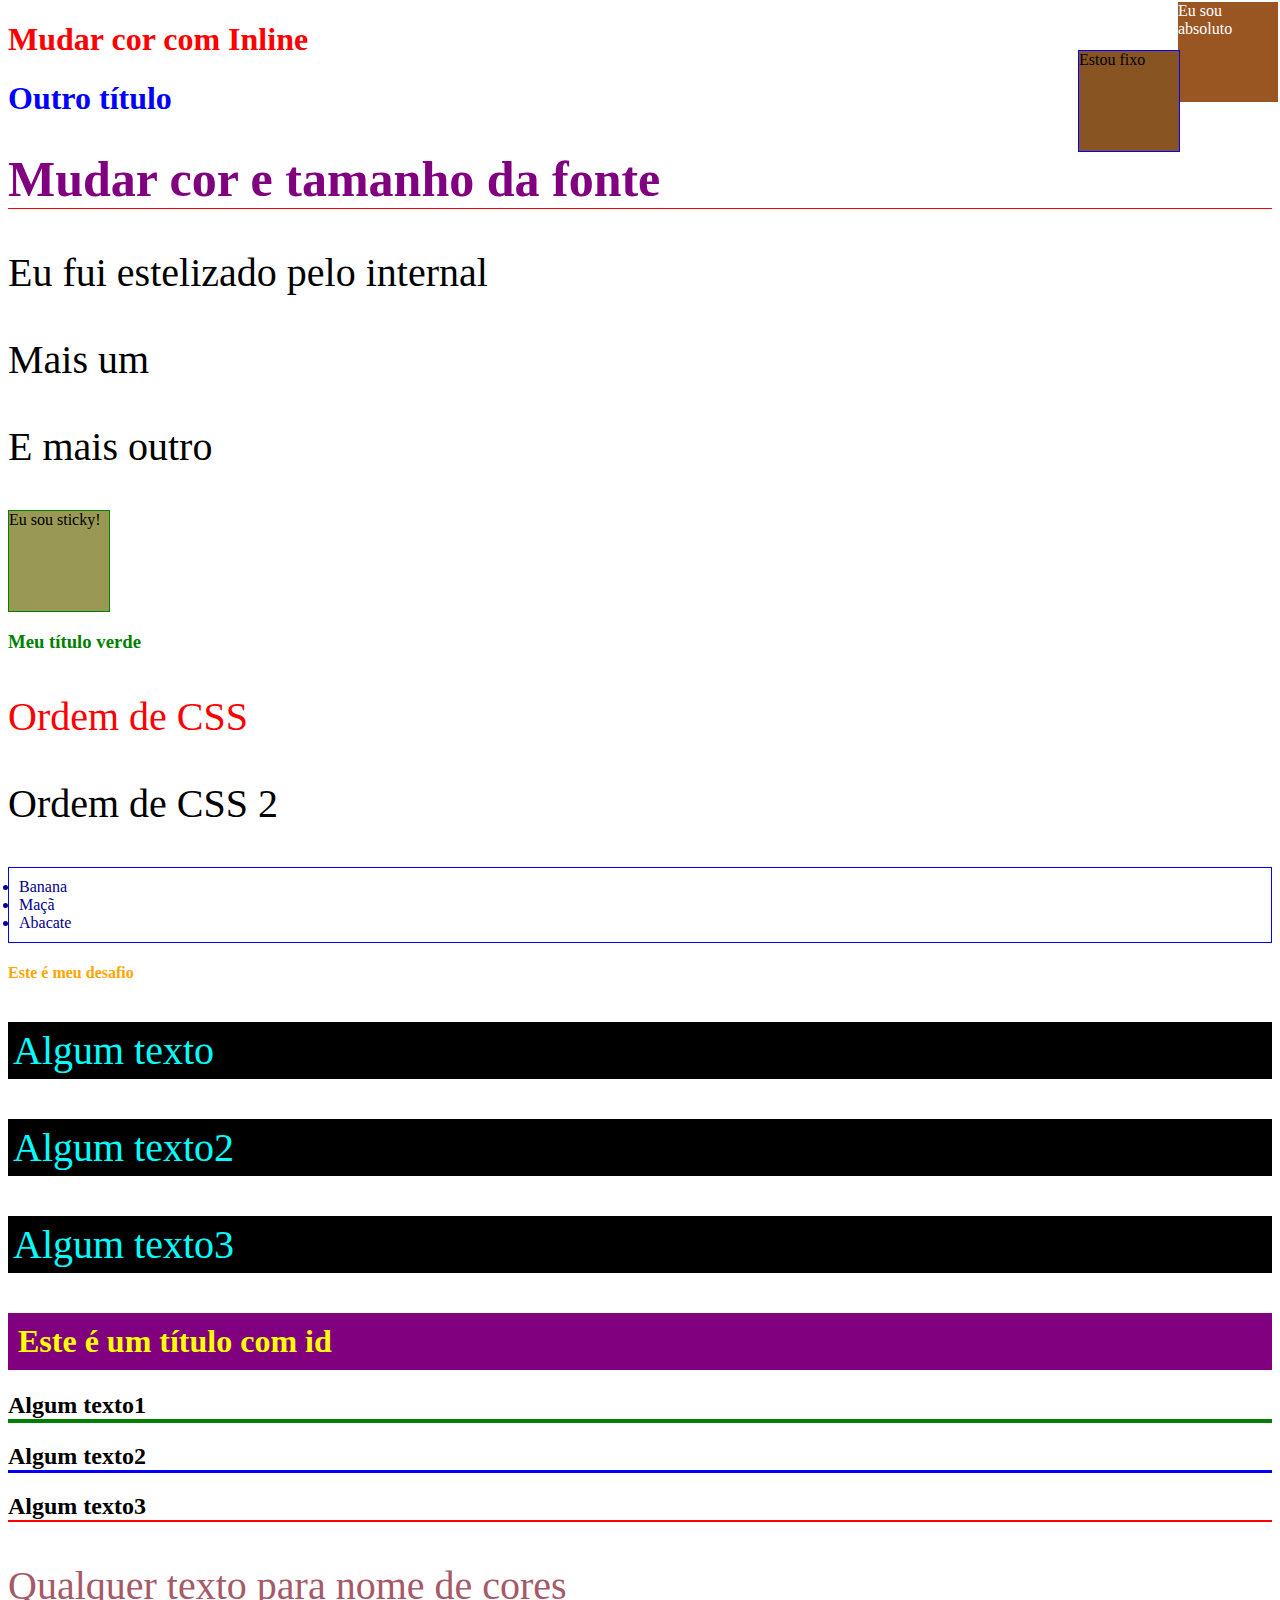
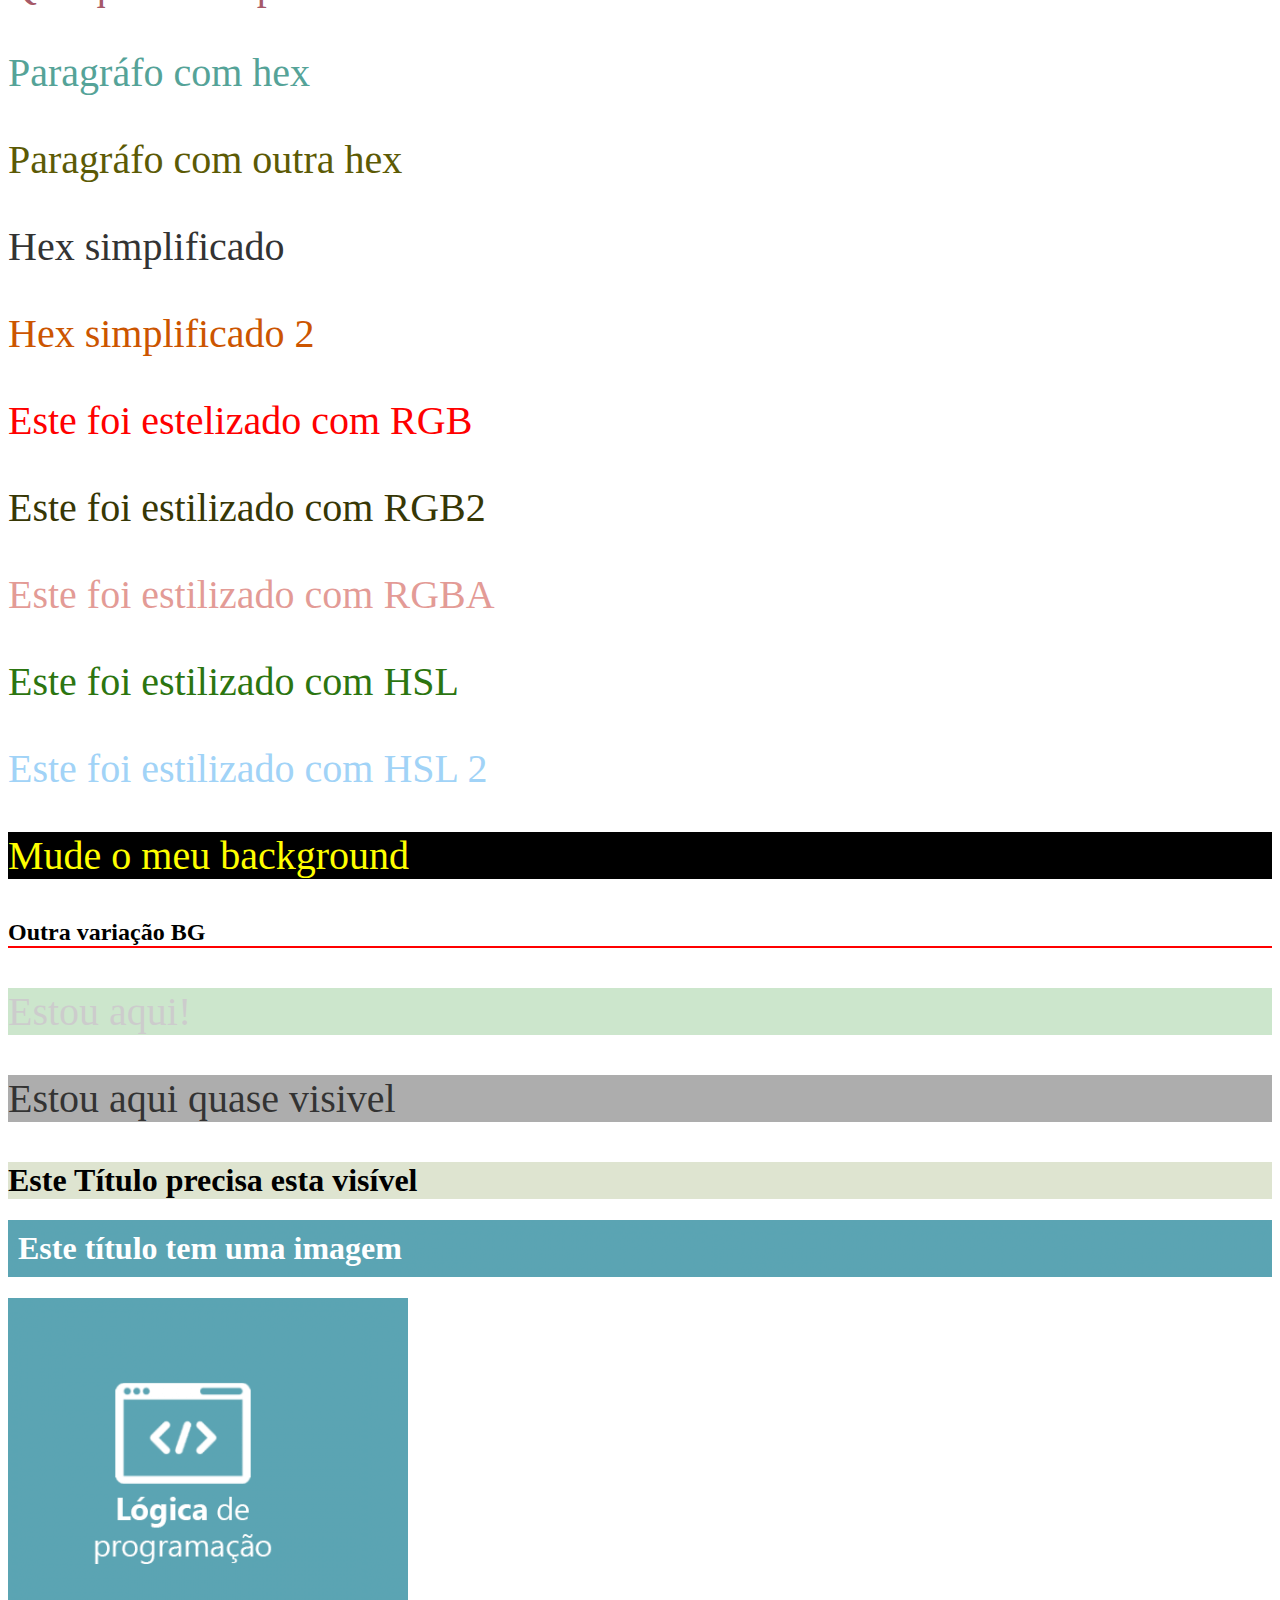
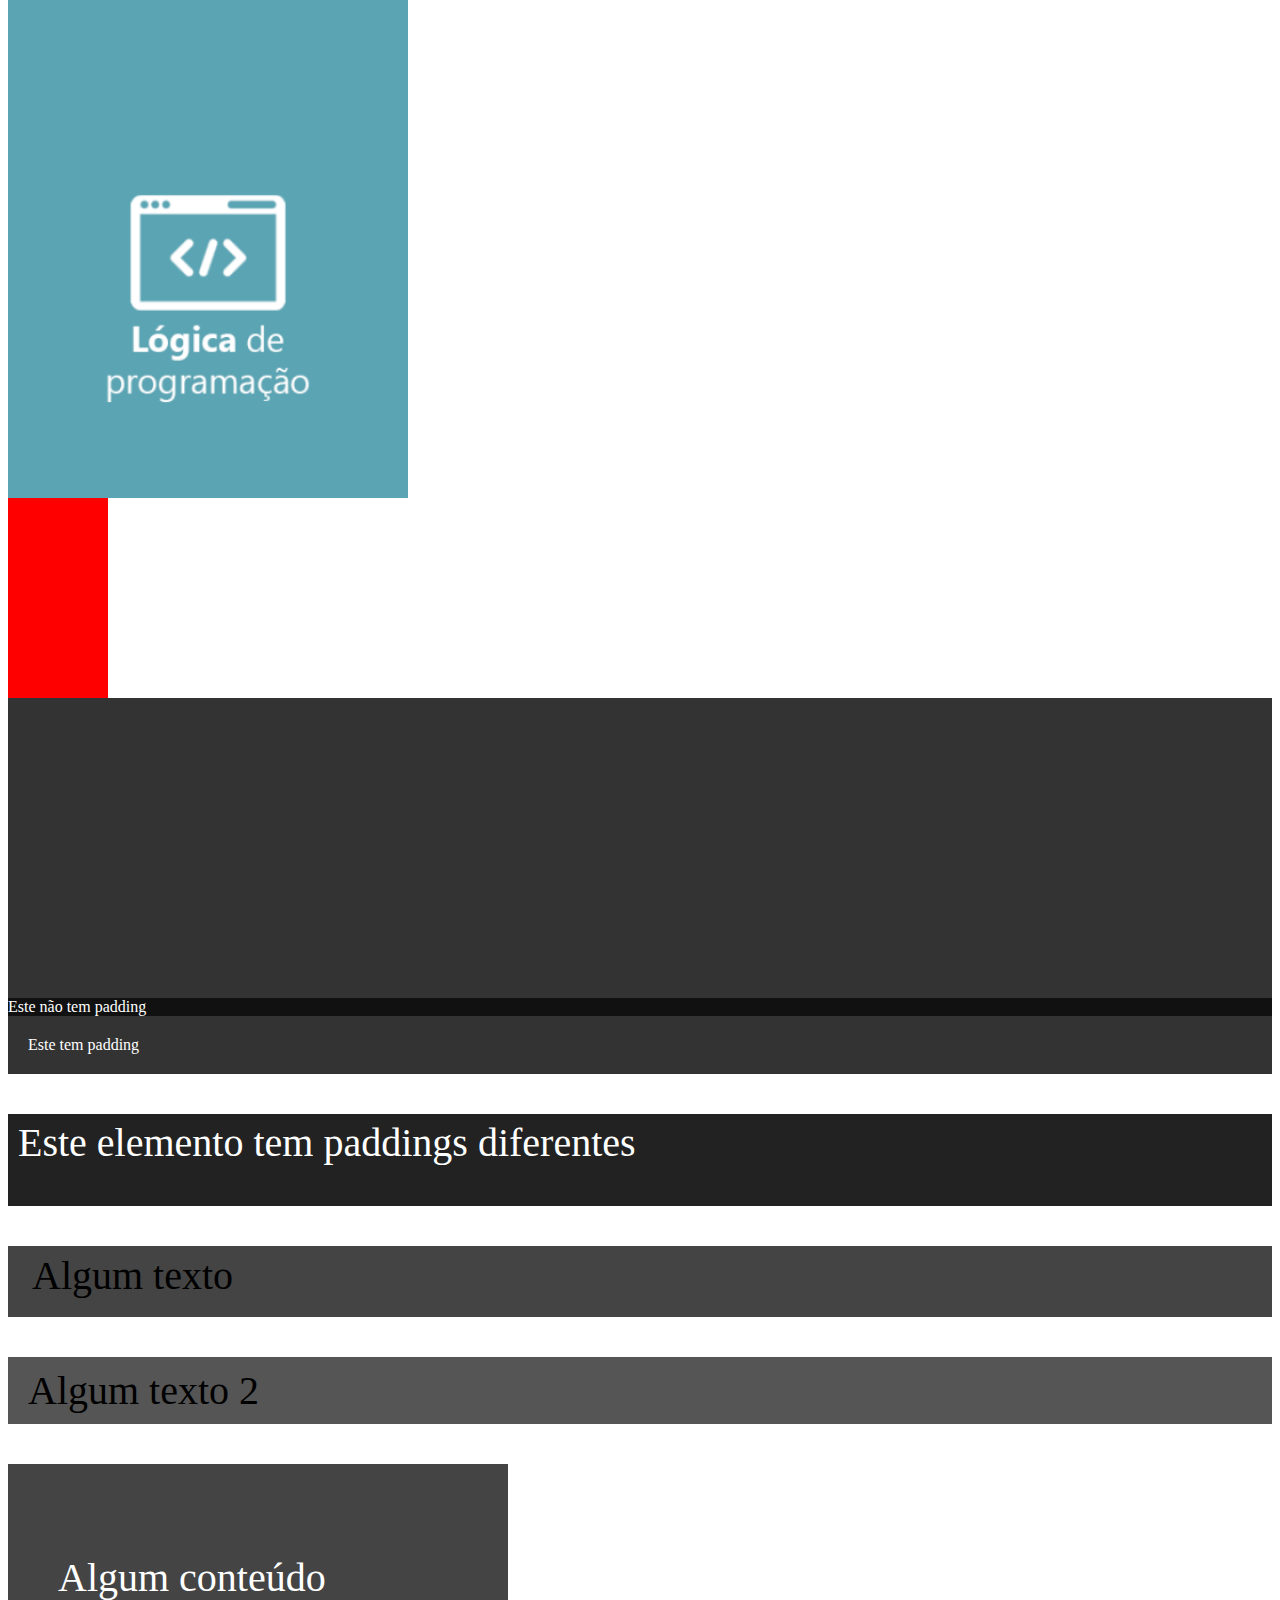
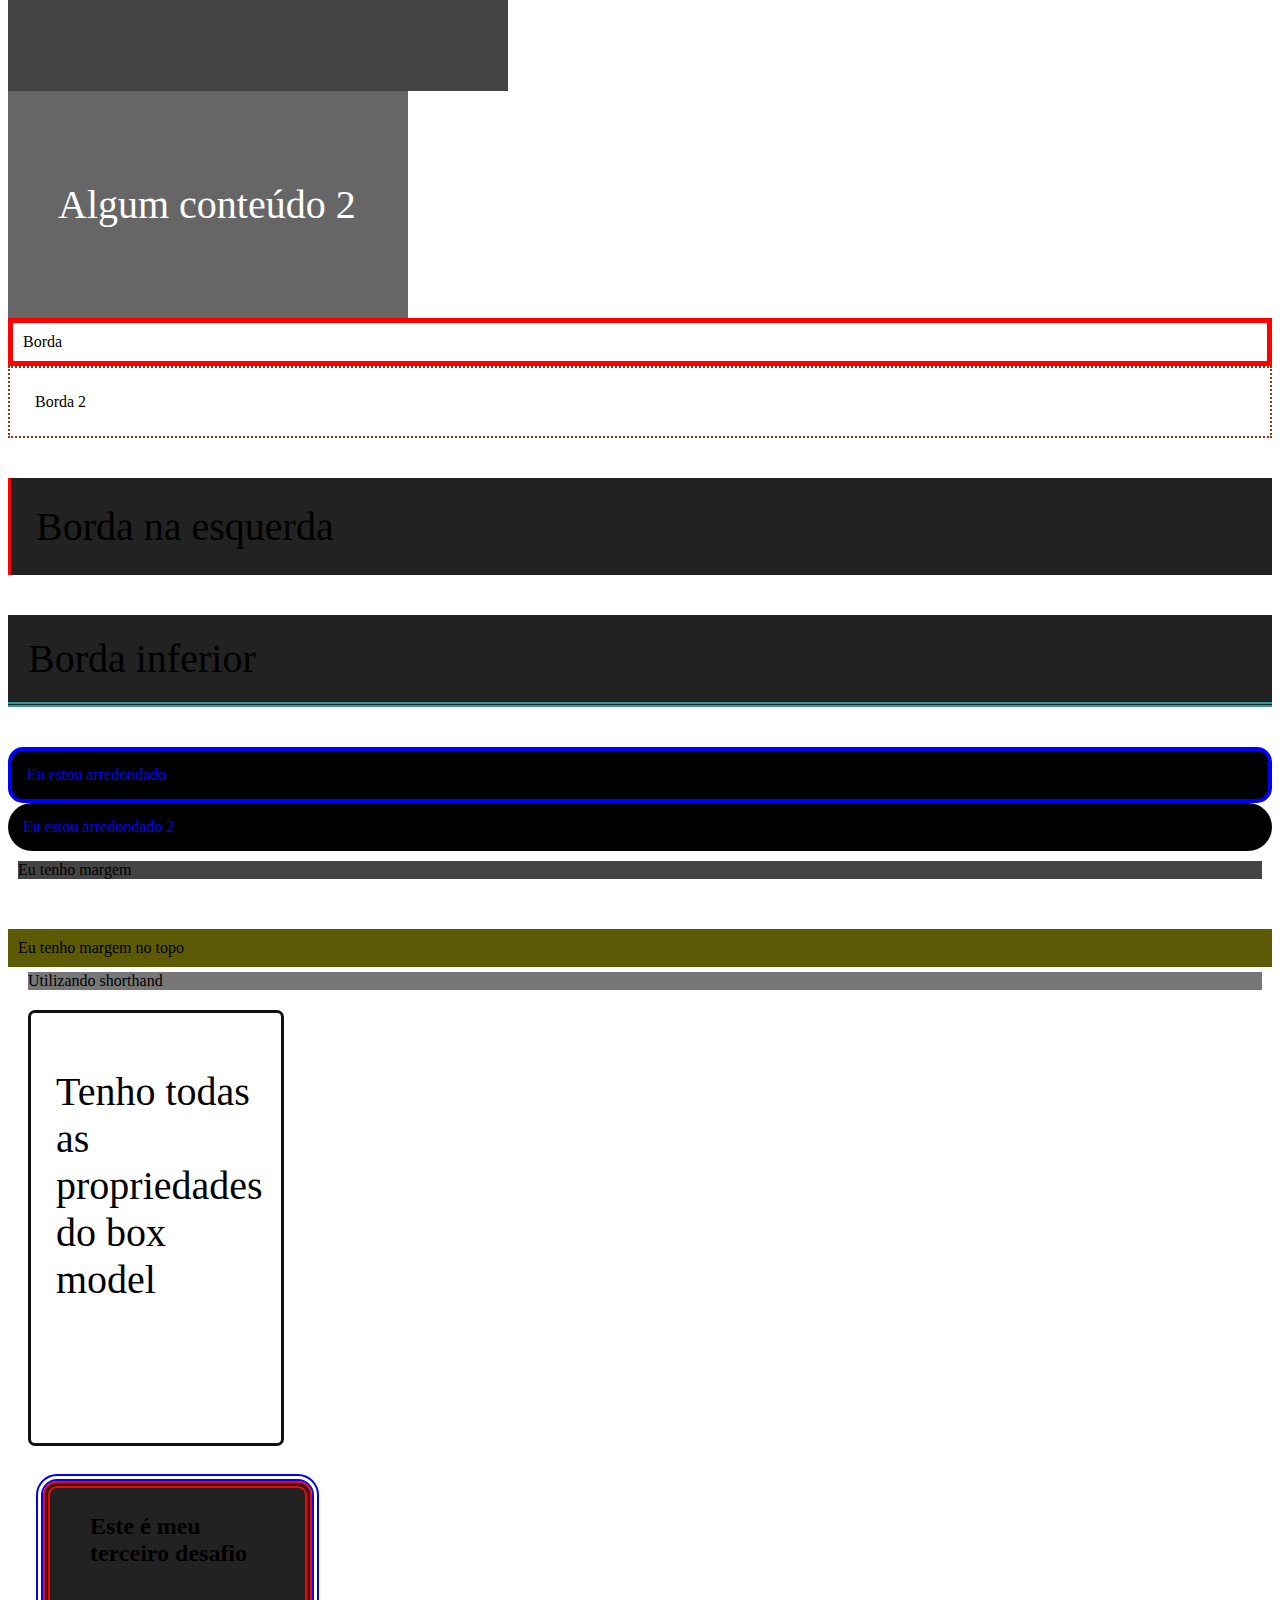
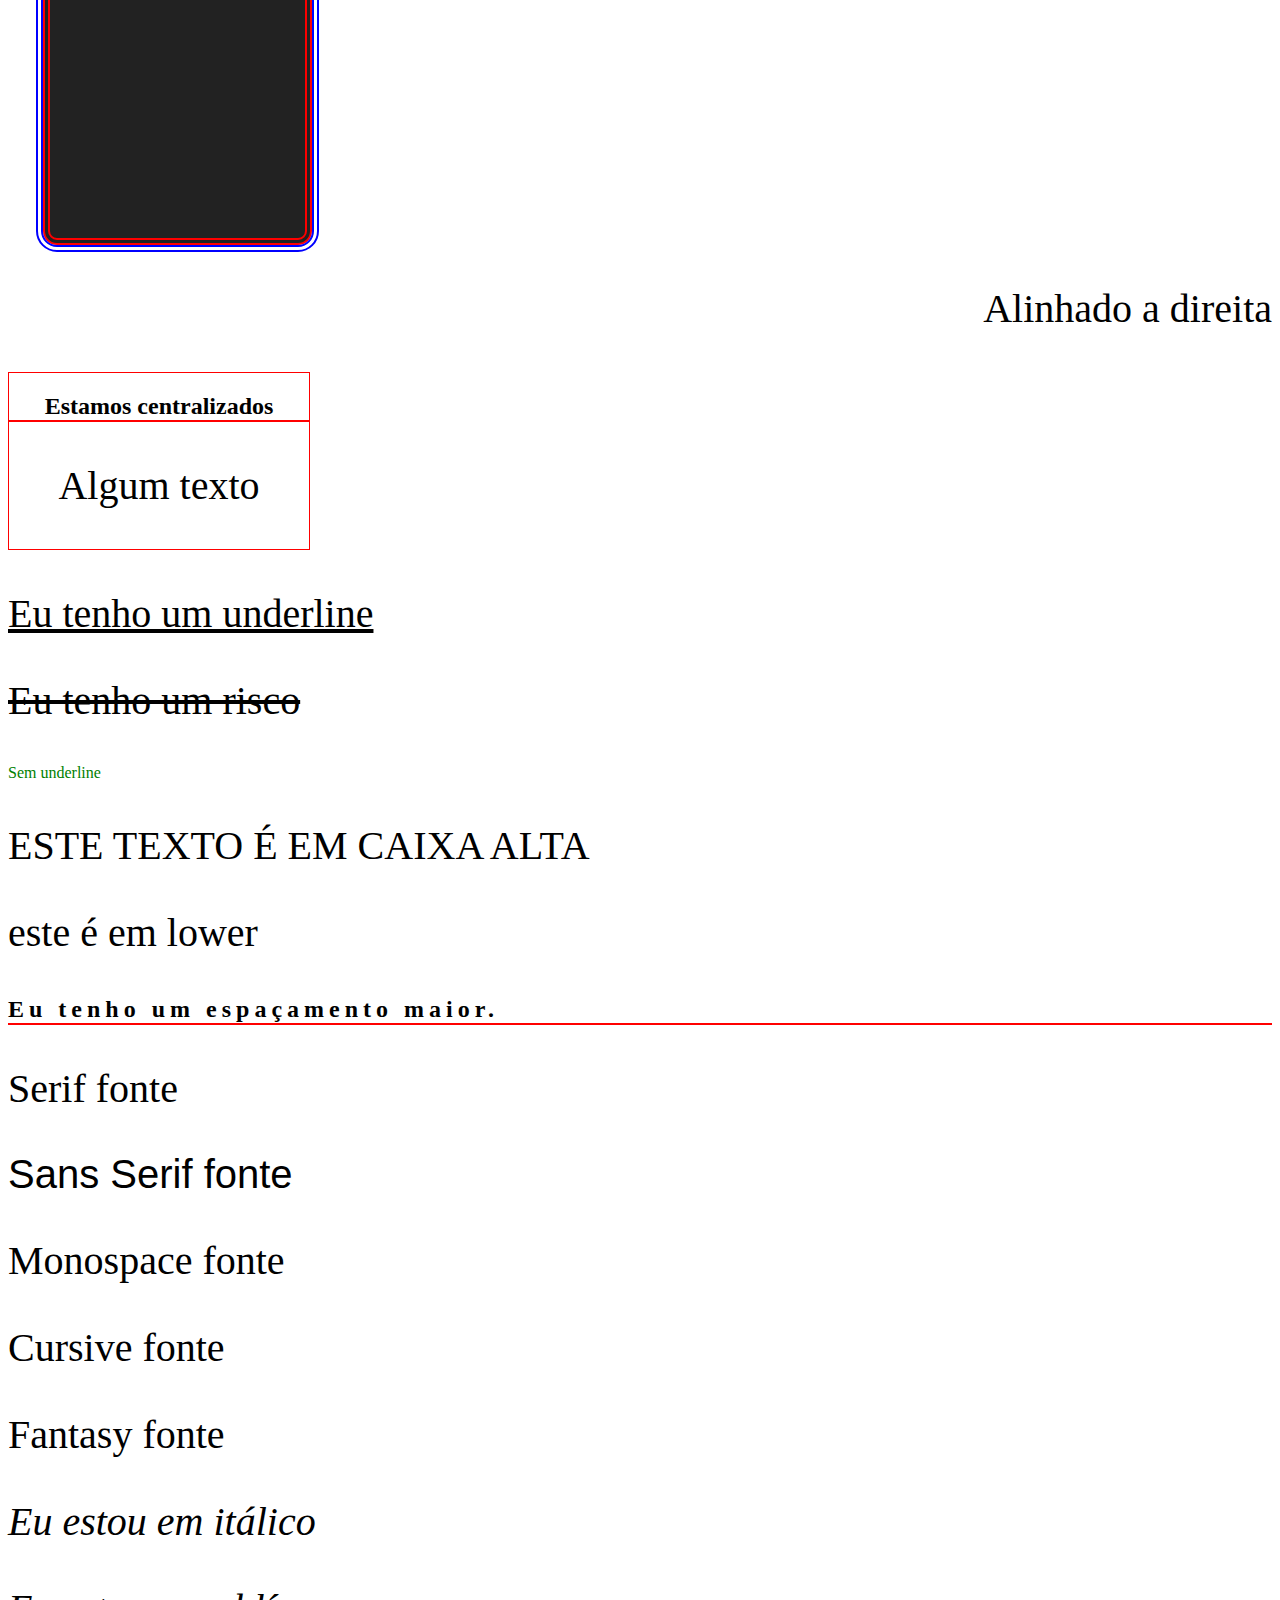
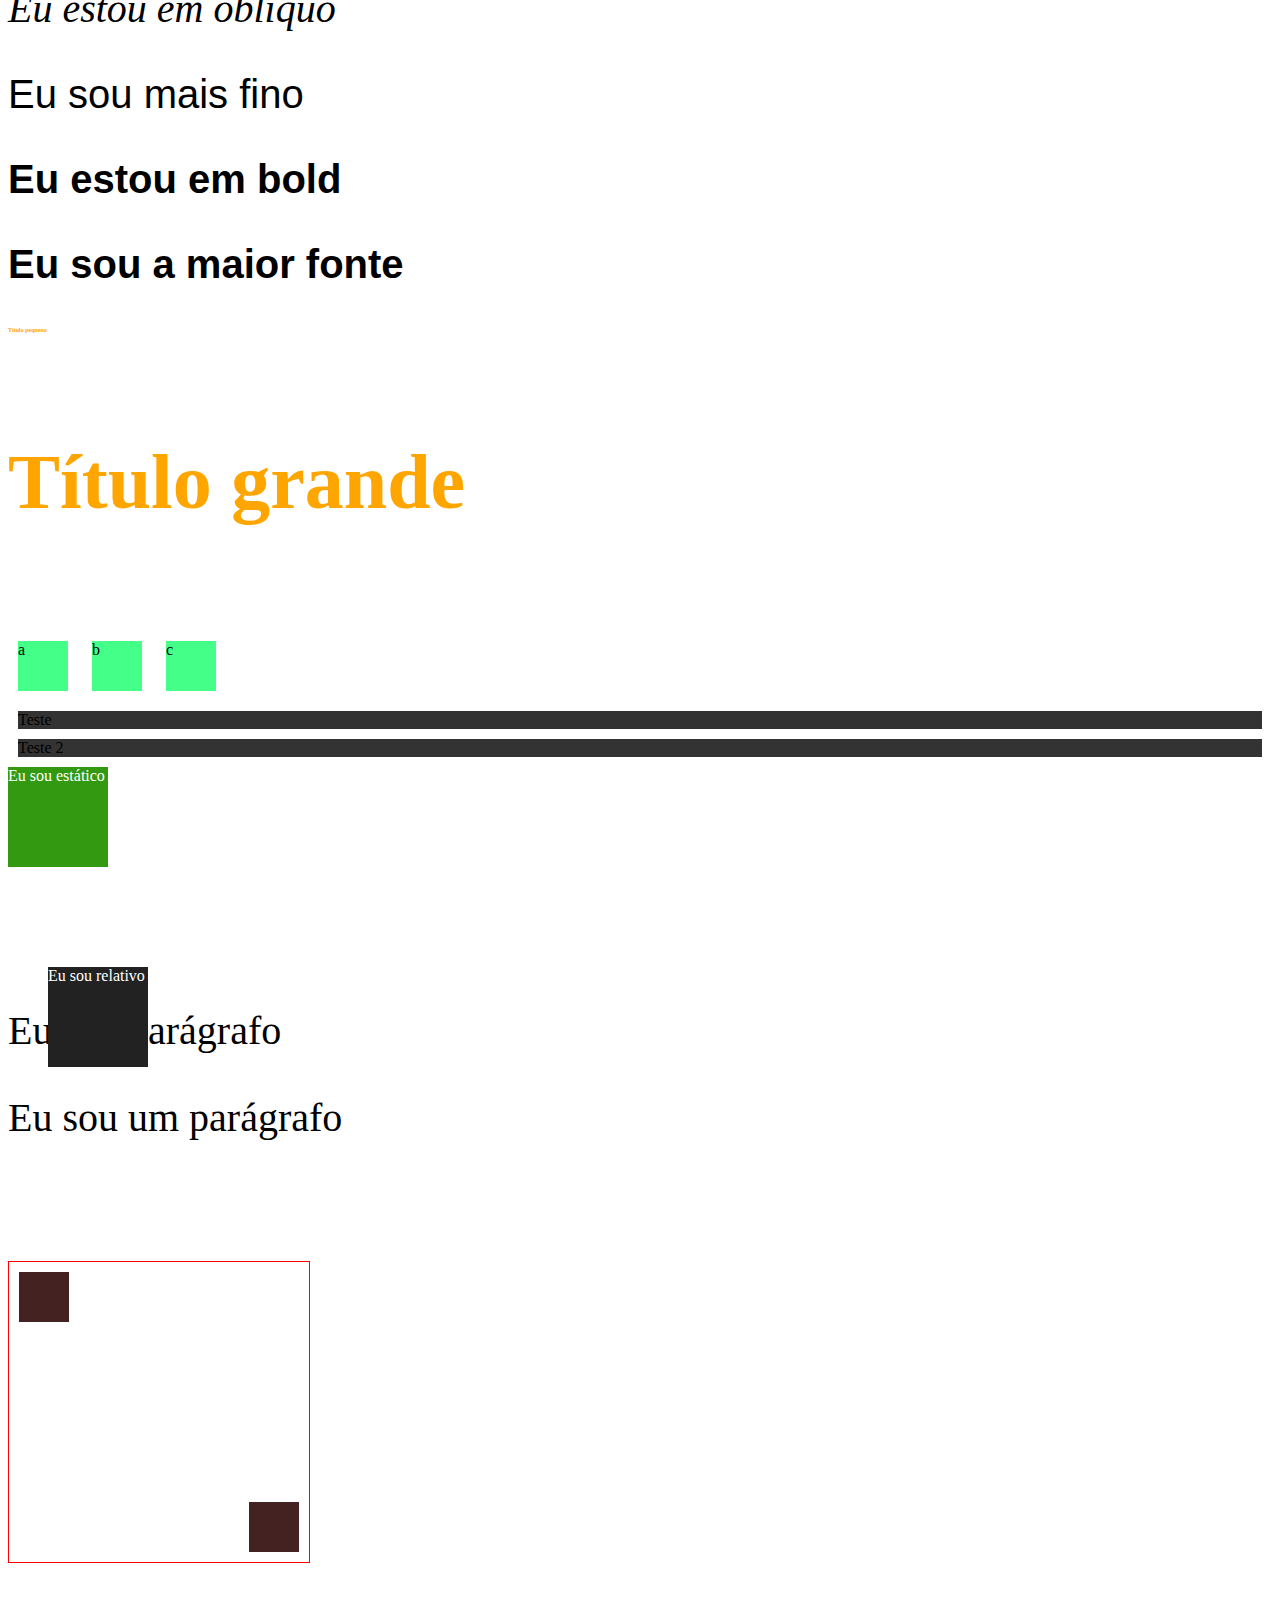
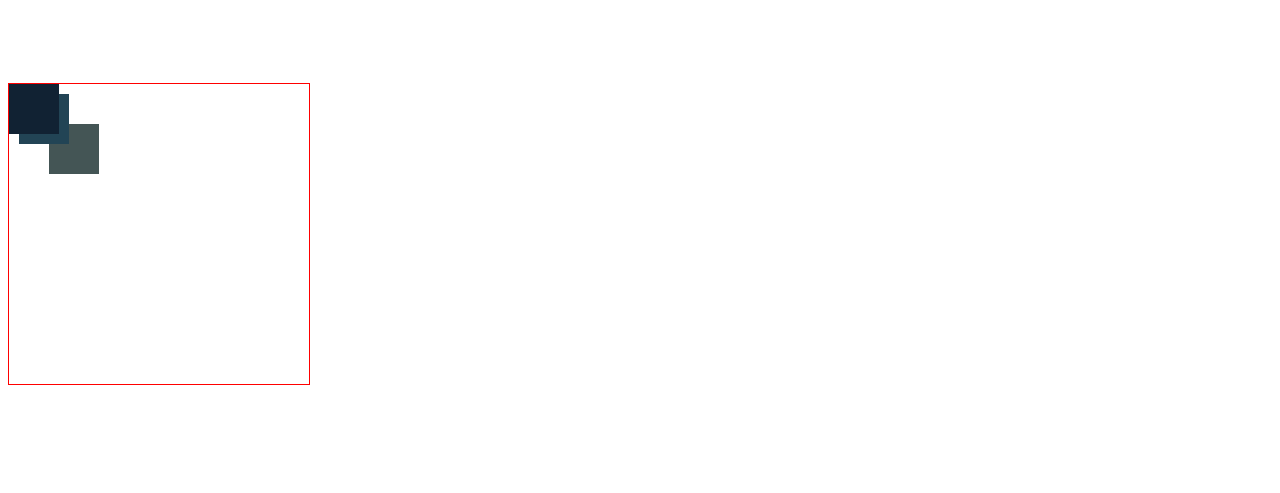
<file: .CSS/index.html>
<!DOCTYPE html>
<html lang="en">
<head>
    <meta charset="UTF-8">
    <meta name="viewport" content="width=device-width, initial-scale=1.0">
    <title>CSS</title>

    <!-- 3 - Internal CSS -->
    <style>
        p {
            /* color: gold; */
            font-size: 40px;
        }
    </style>
    <!-- 4 - External CSS -->
    <!-- Cascading Style Sheets -->
    <link rel="stylesheet" href="css/styles.css" />
    <link rel="stylesheet" href="css/lists.css" />
    <link rel="stylesheet" href="css/titles.css" />
</head>
  <body>
    <!--1 - Inline CSS -->
    <h1 style="color: red">Mudar cor com Inline</h1>
    <h1 style="color: blue">Outro título</h1>

    <!-- 2 - Múltiplas regras-->
    <H1 style=" color: purple; font-size: 50px; border-bottom: 1px solid red;">Mudar cor e tamanho da fonte</H1>

    <!-- 3 - Internal CSS-->
    <p>Eu fui estelizado pelo internal</p>
    <p>Mais um</p>
    <p>E mais outro</p>

    <!-- 48 - sticky -->
    <div class="sticky">
      <span>Eu sou sticky!</span>
    </div>

    <!-- 4 - External CSS -->
    <h3>Meu título verde</h3>

    <!-- 5 - Ordem do CSS -->
    <p style="color: red">Ordem de CSS</p>
    <p>Ordem de CSS 2</p>

    <!-- 6 - multiplos CSS -->
    <ul>
        <li>Banana</li>
        <li>Maçã</li>
        <li>Abacate</li>
    </ul>

    <!-- 7 - Desafio CSS-->
    <h4>Este é meu desafio</h4>

    <!-- 8 - classes -->
    <p class="paragraph">Algum texto</p>
    <p class="paragraph">Algum texto2</p>
    <p class="paragraph">Algum texto3</p>

    <!-- 9 - id -->
    <h1 id="exclusive-title">Este é um título com id</h1>

    <!-- 10 - multiplas regras, ordem do css -->
    <h2 id="algum-titulo" class="titulo">Algum texto1</h2>
    <h2 class="titulo">Algum texto2</h2>
    <h2>Algum texto3</h2>

    <!-- 11 - nome de cor -->
    <p class="color-name">Qualquer texto para nome de cores</p>

    <!-- 12 - hex -->
    <p class="hex">Paragráfo com hex</p>
    <p class="hex-2">Paragráfo com outra hex</p>

    <!-- 13 - mais sobre hex -->
    <p class="simple-hex">Hex simplificado</p>
    <p class="simple-hex-2">Hex simplificado 2</p>

    <!-- 14 - rgb -->
    <p class="rgb">Este foi estelizado com RGB</p>
    <p class="mixed-rgb">Este foi estilizado com RGB2</p>

    <!-- 15 - rgba -->
    <p class="rgba">Este foi estilizado com RGBA</p>

    <!-- 16 - hsl -->
    <p class="hsl">Este foi estilizado com HSL</p>
    <p class="hsl-2">Este foi estilizado com HSL 2</p>

    <!-- 17 - background-color -->
    <p class="bg">Mude o meu background</p>
    <h2 class="ng-2">Outra variação BG</h2>

    <!-- 18 - opacidade no bg -->
    <div class="bg-opacity">
      <p>Estou aqui!</p>
    </div>

    <div class="bg-opacity-2">
      <p>Estou aqui quase visivel</p>
    </div>

    <!-- 19 - rgba com opacidade -->
    <div class="rgba-opacity">
      <h1>Este Título precisa esta visível</h1>
    </div>

    <!-- 20 - bg image -->
    <h1 class="bg-image">Este título tem uma imagem</h1>

    <!-- 21 - centralizar img de bg -->
    <div class="not-centered-bg"></div>
    <div class="centered-bg"></div>

    <!-- 22 - largura e altura -->
    <div class="height-width"></div>
    <div class="height-width-2"></div>

    <!-- 23 - padding -->
    <div class="without-padding">Este não tem padding</div>
    <div class="padding">Este tem padding</div>

    <!-- 24 - padding individual -->
    <p class="padding-individual">Este elemento tem paddings diferentes</p>

    <!-- 25 - shorthand padding -->
    <p class="shorthand-padding">Algum texto</p>
    <p class="shorthand-padding-2">Algum texto 2</p>

    <!-- 26 - padding com width -->
    <div class="without-border-box">
      <p>Algum conteúdo</p>
    </div>
    <div class="border-box">
      <p>Algum conteúdo 2</p>
    </div>

    <!-- 27 - border -->
    <div class="border">Borda</div>
    <div class="border-2">Borda 2</div>

    <!-- 28 - borda individual -->
    <p class="Border-left">Borda na esquerda</p>
    <p class="Border-bottom">Borda inferior</p>

    <!-- 29 - borda arredondada -->
    <div class="rounded-p">Eu estou arredondado</div>
    <div class="rounded-p-2">Eu estou arredondado 2</div>

    <!-- 30 - margem -->
    <div class="margin">Eu tenho margem</div>
    <div class="margin-top">Eu tenho margem no topo</div>
    <div class="margin-shorthand">Utilizando shorthand</div>

    <!-- 31 - box model -->
    <div class="box-model">
      <p>Tenho todas as propriedades do box model</p>
    </div>

    <!-- 32 - Desafio 3 -->
    <div id="Desafio-3">
      <h2 class="terceiro-desafio">Este é meu terceiro desafio</h2>
    </div>

    <!-- 33 - text alignment -->
    <p class="text-aligned">Alinhado a direita</p>
    <div class="container-center">
      <h2>Estamos centralizados</h2>
      <p>Algum texto</p>
    </div>

    <!-- 34 - text decoration -->
    <p class="underline">Eu tenho um underline</p>
    <p class="line-trough">Eu tenho um risco</p>
    <a href="#" class="remove-underline">Sem underline</a>

    <!-- 35 - text transform -->
    <p class="upper">Este texto é em caixa alta</p>
    <p class="lower">ESTE É EM LOWER</p>

    <!-- 36 - letter spacing  -->
    <h2 class="spacing">Eu tenho um espaçamento maior.</h2>

    <!-- 37 - fontes -->
    <p class="serif">Serif fonte</p>
    <p class="sans-serif">Sans Serif fonte</p>
    <p class="monospace">Monospace fonte</p>
    <p class="cursive">Cursive fonte</p>
    <p class="fantasy">Fantasy fonte</p>

    <!-- 38 - font style -->
    <p class="italic">Eu estou em itálico</p>
    <p class="oblique">Eu estou em oblíquo</p>

    <!-- 39 - font weight -->
    <p class="thin">Eu sou mais fino</p>
    <p class="bold">Eu estou em bold</p>
    <p class="bolder">Eu sou a maior fonte</p>

    <!-- 40 - font size -->
    <h4 class="small">Título pequeno</h4>
    <h4 class="big">Título grande</h4>

    <!-- 41 - Display -->
    <div class="inline-box">a</div>
    <div class="inline-box">b</div>
    <div class="inline-box">c</div>
    <span class="block">Teste</span>
    <span class="block">Teste 2</span>

    <!-- 42 - escondendo elementos -->
    <p class="invisible">Me encontre se puder</p>

    <!-- 43 - static -->
    <div class="static">
      <span>Eu sou estático</span>
    </div>

    <!-- 44 - relative -->
    <div class="relative">
      <span>Eu sou relativo</span>
    </div>
    <p>Eu sou parágrafo</p>

    <!-- 45 - absolute -->
    <div class="absolute">
      <span>Eu sou absoluto</span>
    </div>
    <p>Eu sou um parágrafo</p>

    <!-- 46 - relative com absolute -->
    <div class="relative-container">
      <div class="absolute-1"></div>
      <div class="absolute-2"></div>
    </div>

    <!-- 47 - fixed -->
    <div class="fixed">
      <span>Estou fixo</span>
    </div>

    <!-- 49 - z-index -->
    <div class="relative-container">
      <div class="absolute-3"></div>
      <div class="absolute-4"></div>
      <div class="absolute-5"></div>
    </div>
  </body>
</html>
</file>
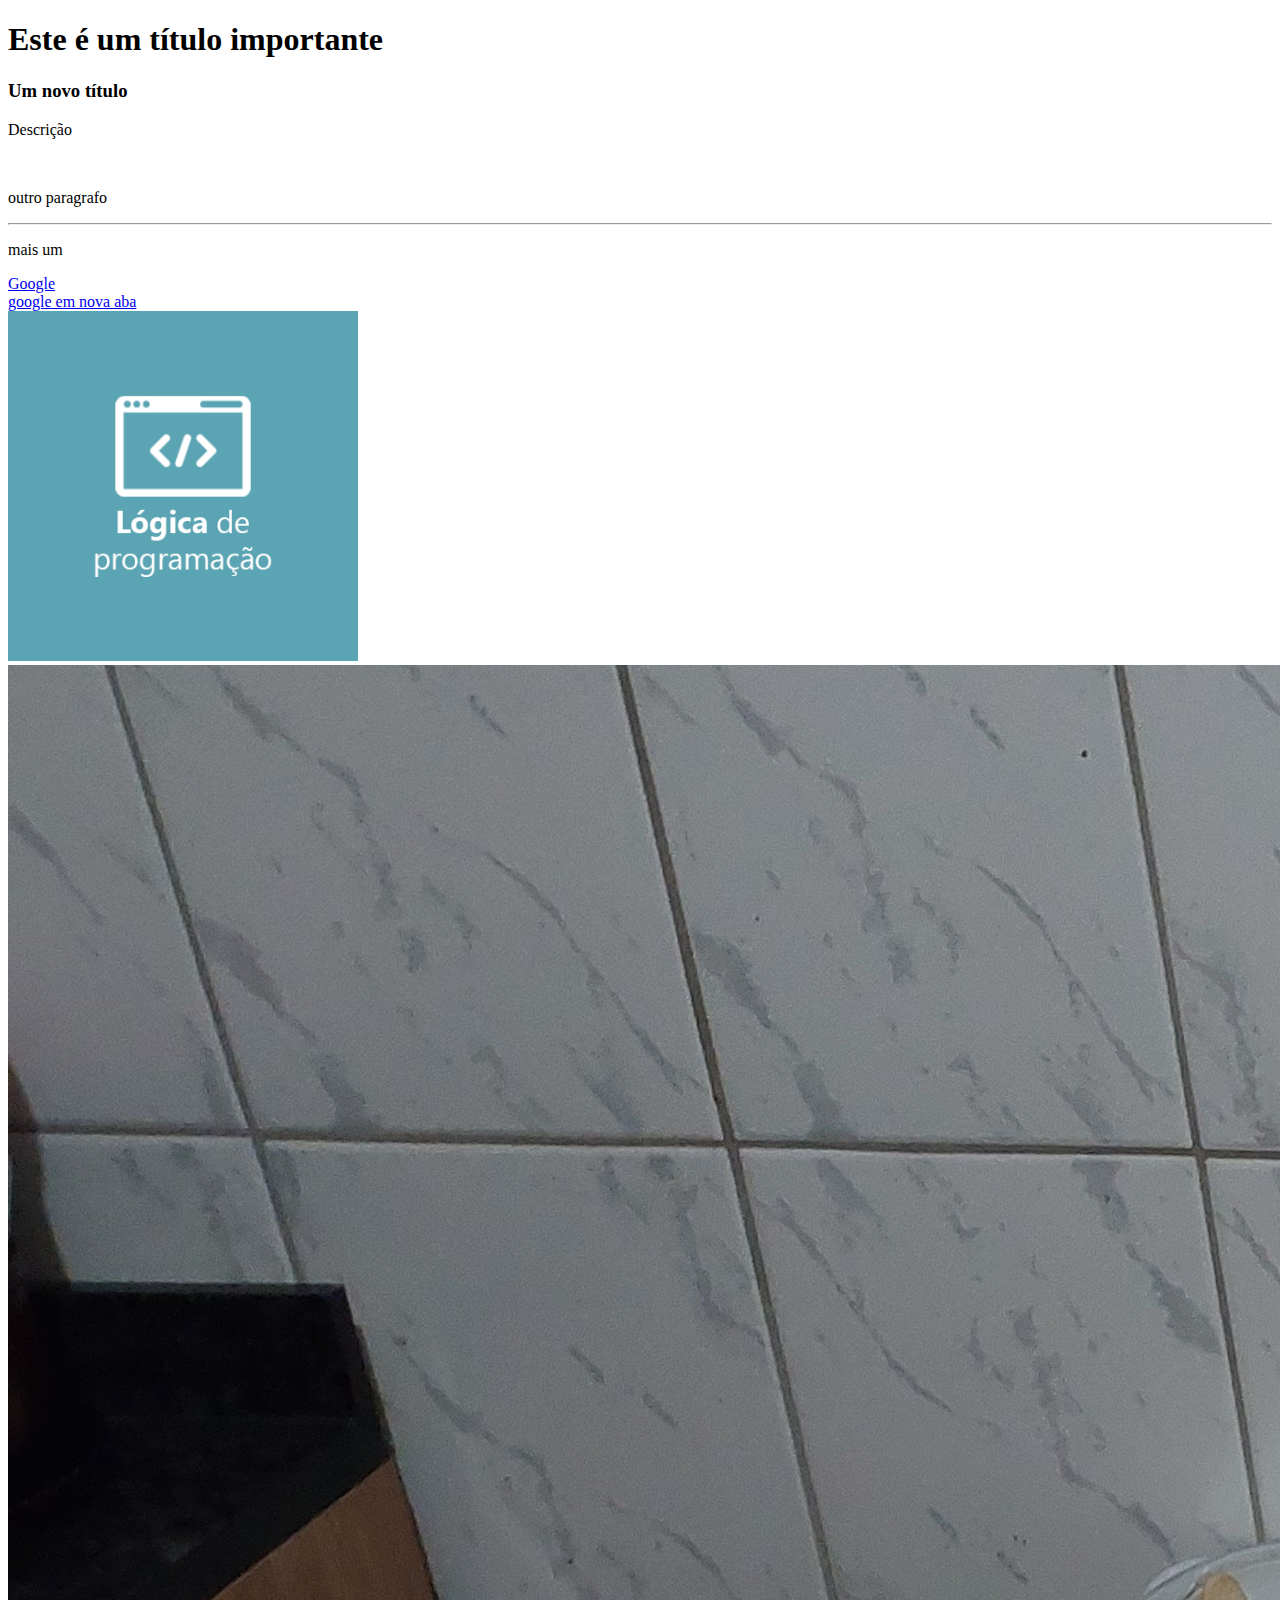
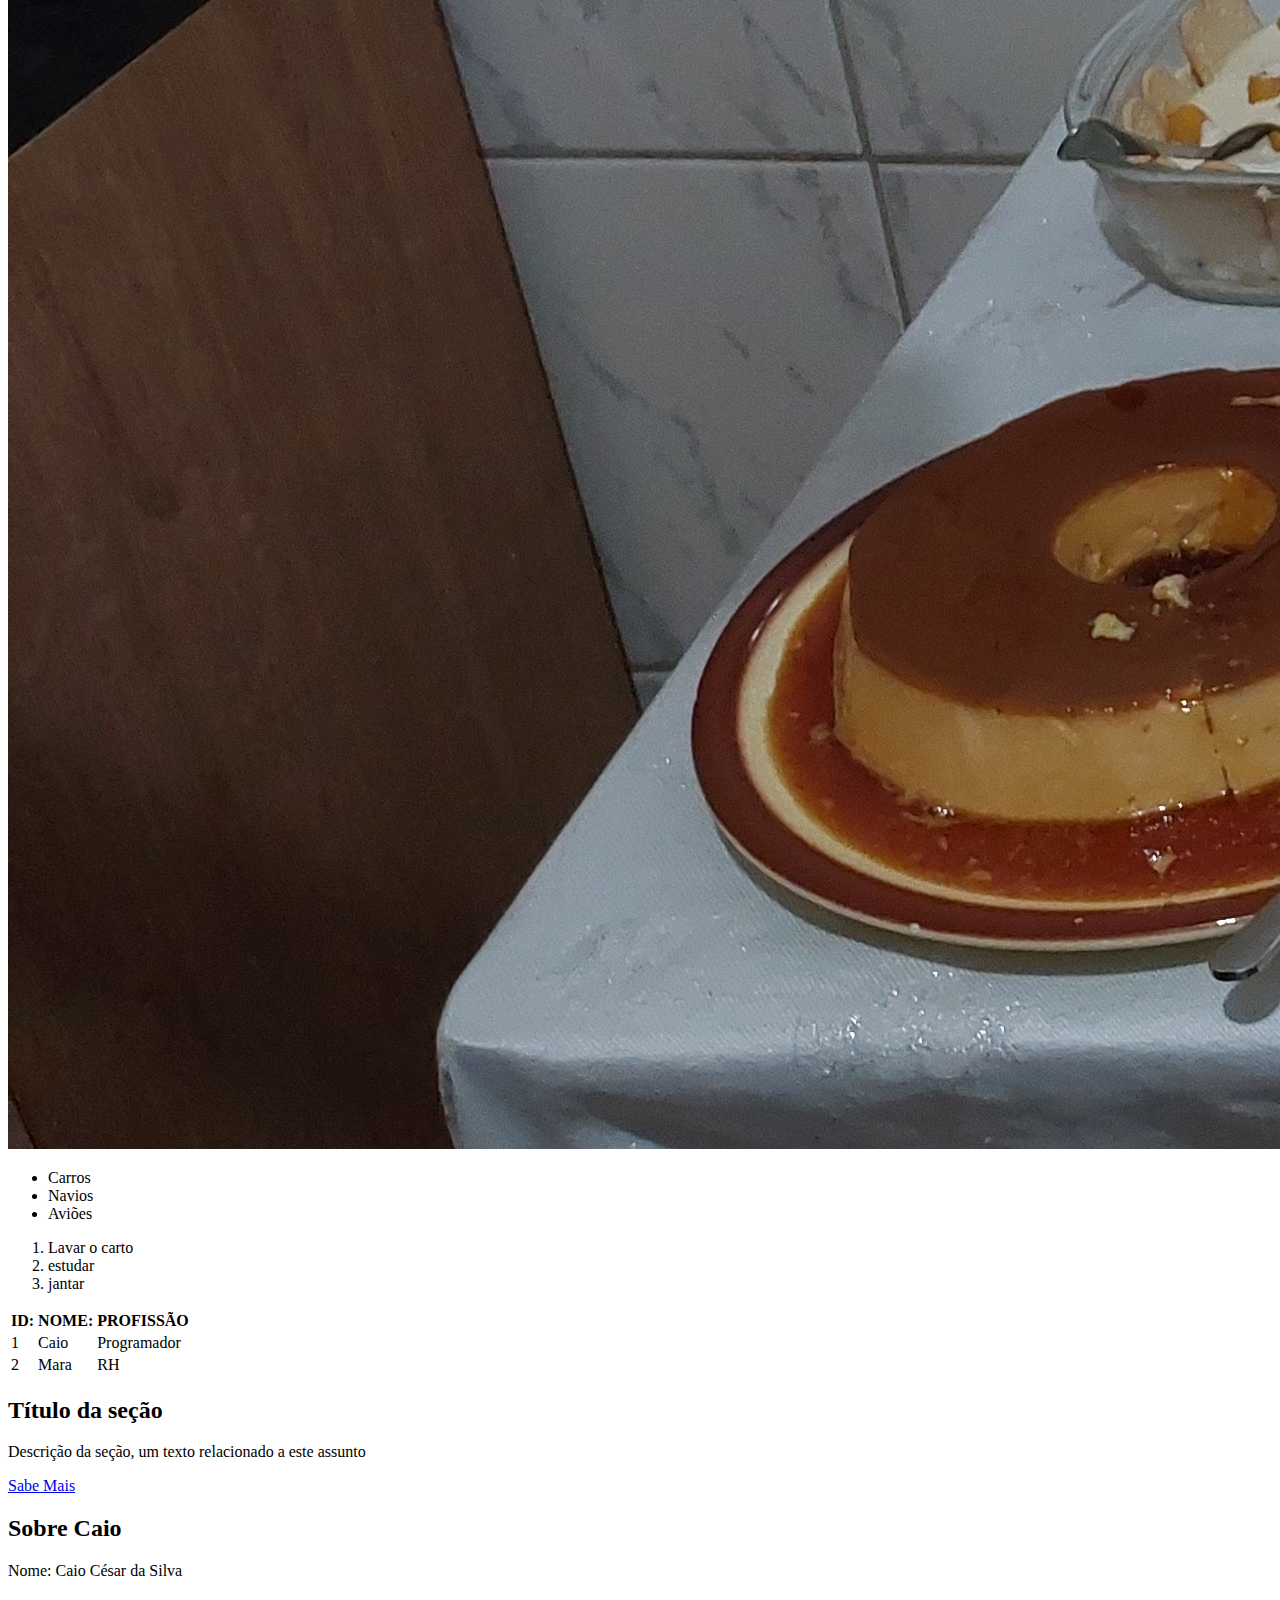
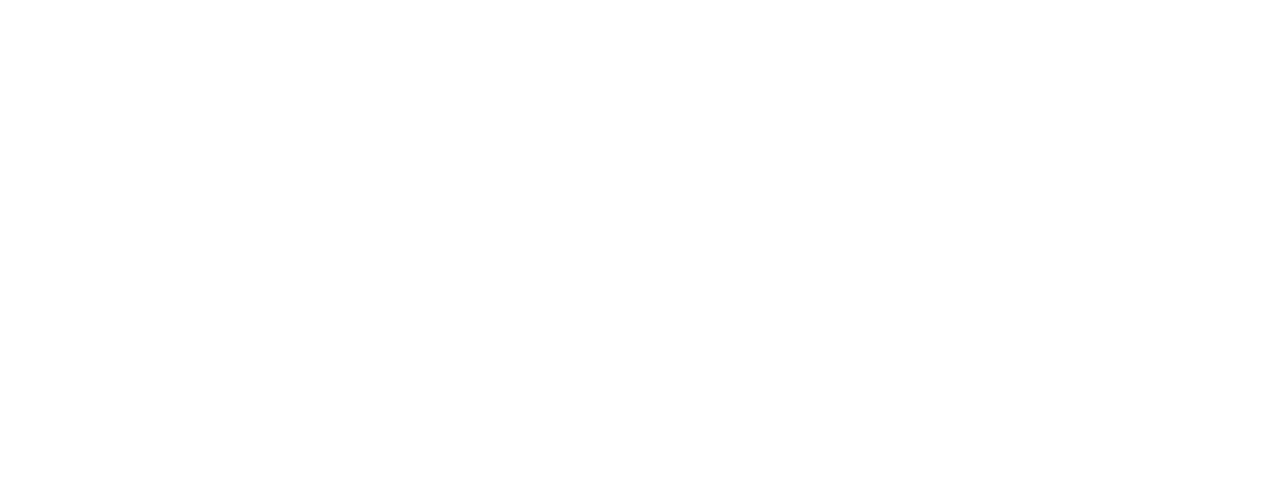
<file: .HTML/index.html>
<!DOCTYPE html>
<html>
  <head>
    <title>HTML fundamentos</title>
  </head>
  <body style="padding-bottom: 500px">
    <h1>Este é um título importante</h1>
    <h3>Um novo título</h3>

    <p>Descrição</p>
    <br />
    <p>outro paragrafo</p>
    <hr />
    <p>mais um</p>

    <!-- 5 - atributos -->
    <a href="https://google.com">Google</a>
    <br />

    <!-- 6 - Abrir link nova aba -->
    <a href="https://google.com" target="_blank">google em nova aba</a>
    <br />

    <!-- 7 - imagem  -->
    <img src="img/203-thumb.png" />

    <!-- 8 - atributo alt -->
    <img src="img/20231231_224724.jpg" alt="Mesa com sobremesas" />

    <!-- 9 - listas nao ordenadas -->
    <ul>
      <li>Carros</li>
      <li>Navios</li>
      <li>Aviões</li>
    </ul>

    <!-- 10 - listas ordenadas -->
    <ol>
      <li>Lavar o carto</li>
      <li>estudar</li>
      <li>jantar</li>
    </ol>

    <!-- 11 - tabelas-->
    <table>
      <tr>
        <th>ID:</th>
        <th>NOME:</th>
        <th>PROFISSÃO</th>
      </tr>
      <tr>
        <td>1</td>
        <td>Caio</td>
        <td>Programador</td>
      </tr>
      <tr>
        <td>2</td>
        <td>Mara</td>
        <td>RH</td>
      </tr>
    </table>

    <!-- 12 - div -->
    <div>
      <h2>Título da seção</h2>
      <p>Descrição da seção, um texto relacionado a este assunto</p>
      <a href="#">Sabe Mais</a>
    </div>
    <div>
      <h2>Sobre Caio</h2>
      <p>Nome: Caio César da Silva</p>
    </div>
  </body>
</html>
</file>
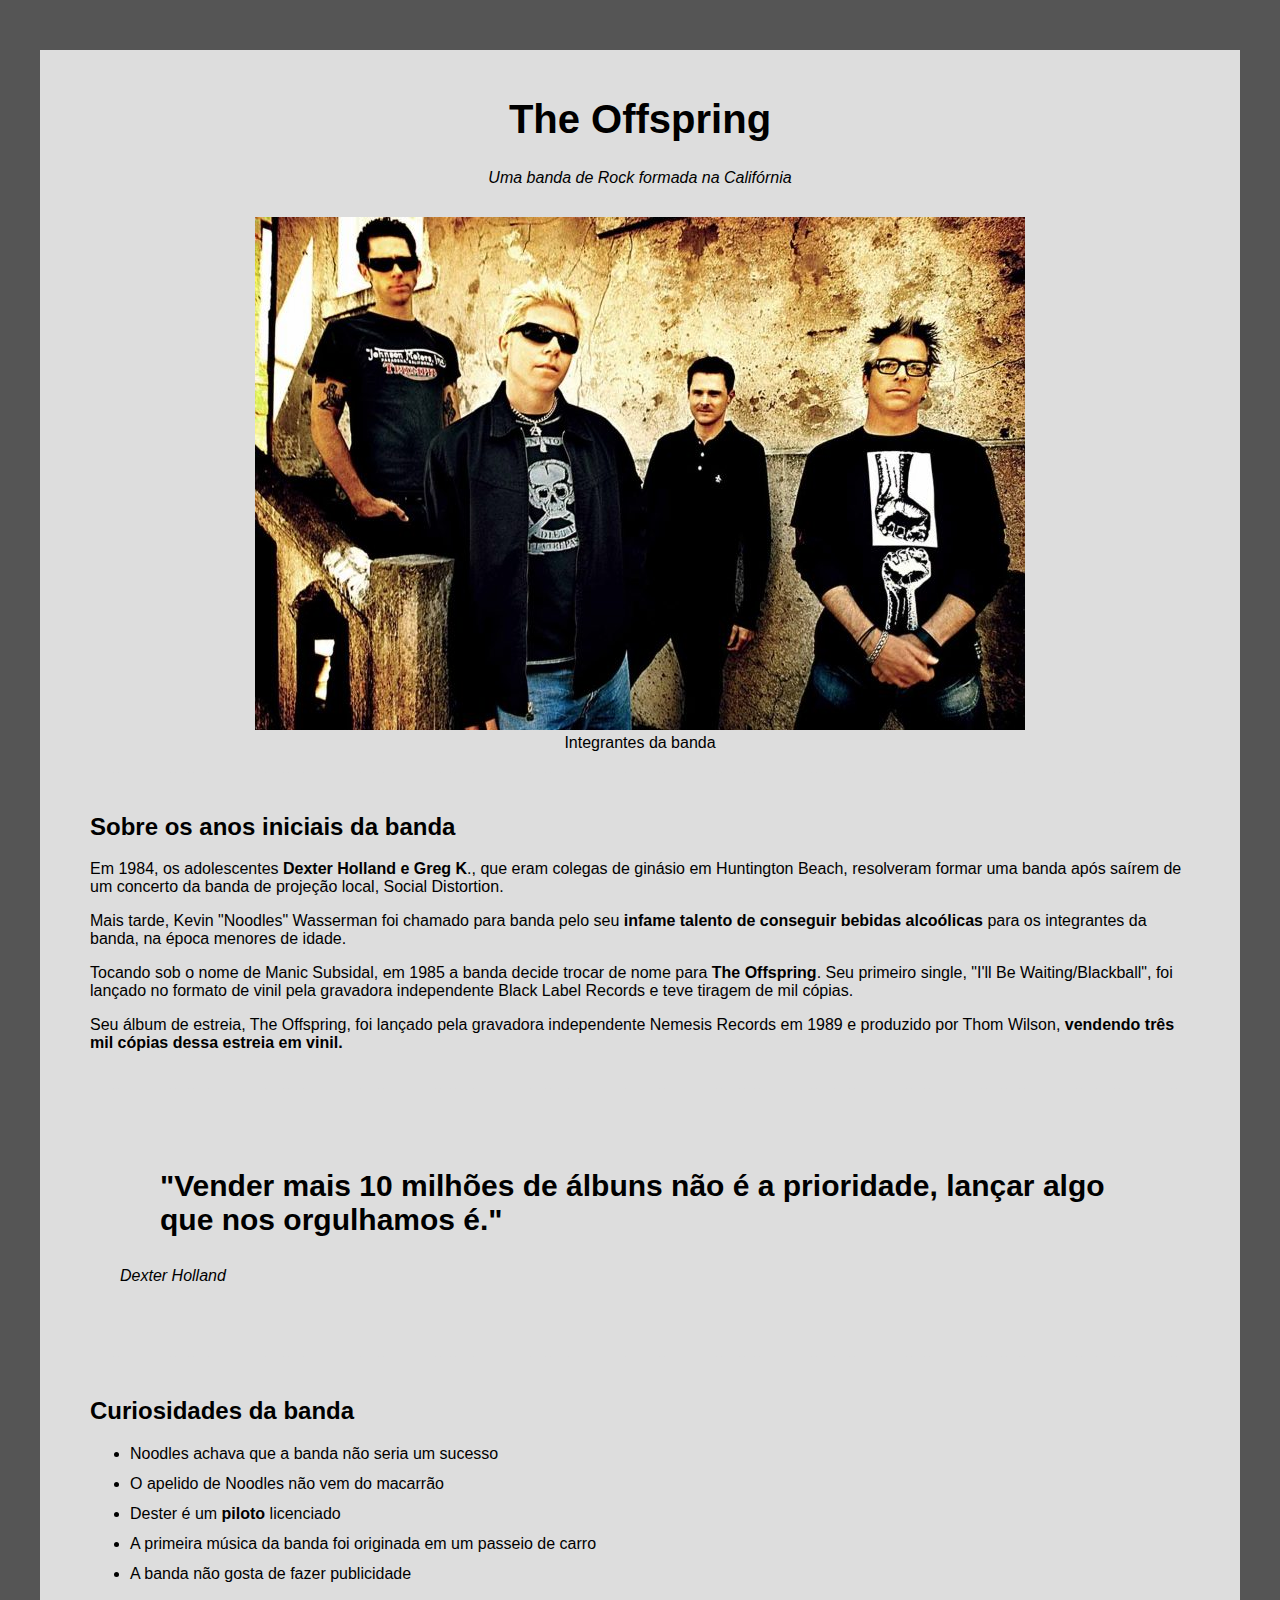
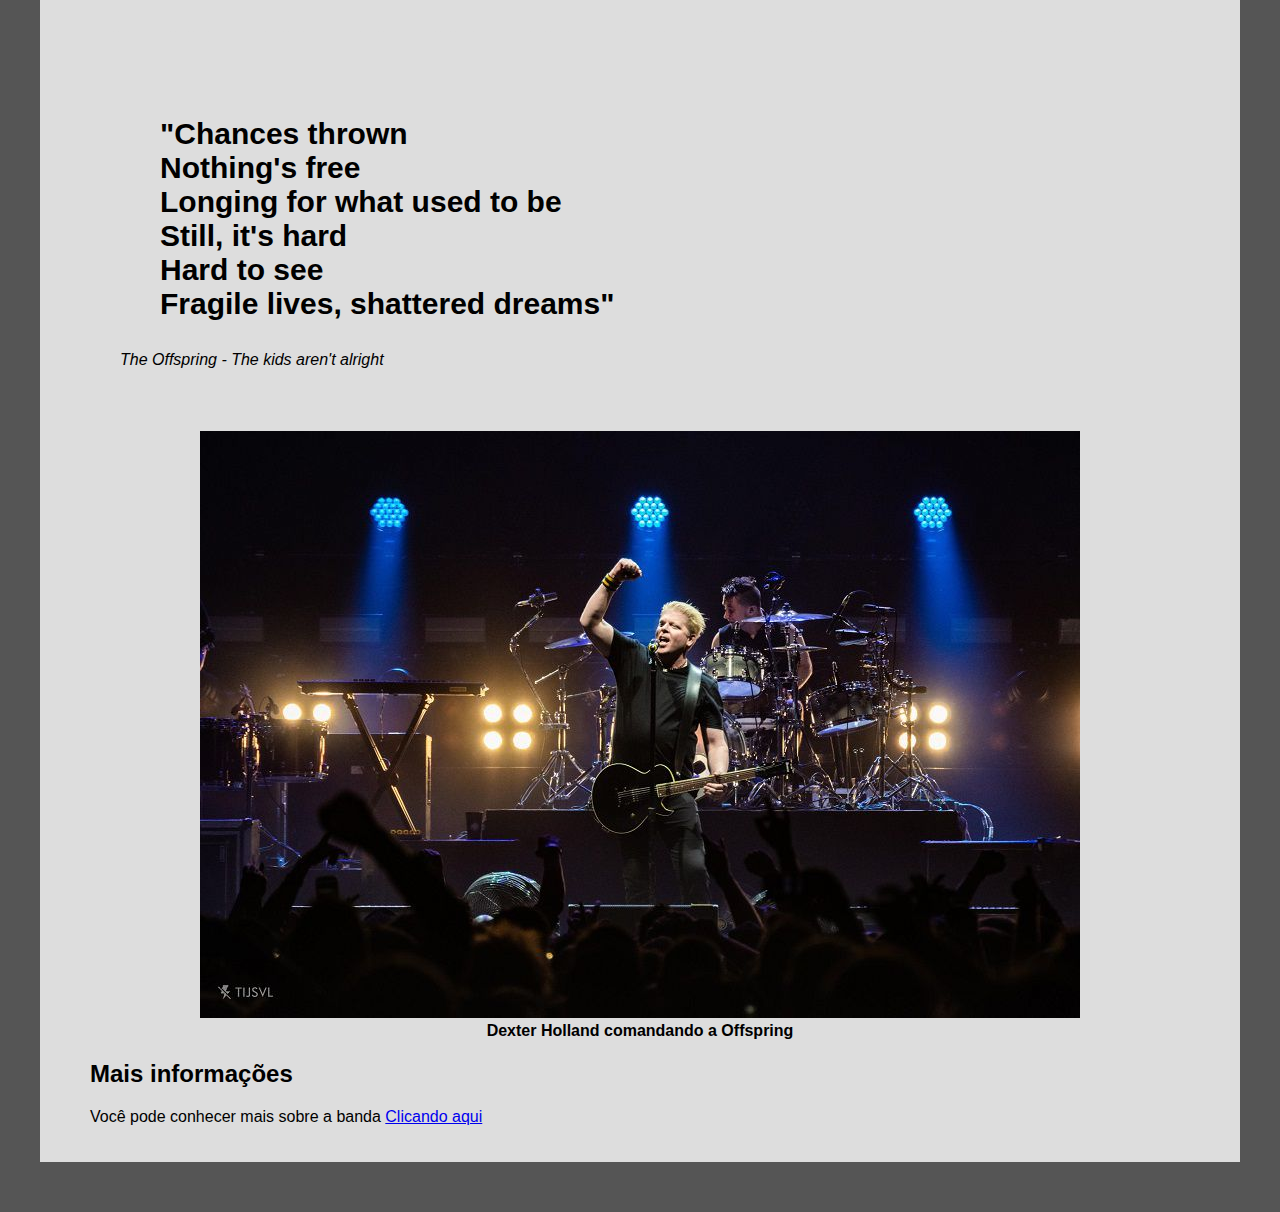
<file: 4-TRIBUTO/index.html>
<!DOCTYPE html>
<html lang="en">
  <head>
    <meta charset="UTF-8" />
    <meta http-equiv="X-UA-Compatible" content="IE=edge" />
    <meta name="viewport" content="width=device-width, initial-scale=1.0" />
    <title>Página de tributo: The Offspring</title>
    <link rel="stylesheet" href="css/styles.css" />
  </head>
  <body>
    <div class="container">
      <!-- Cabeçalho -->
      <div class="header">
        <h1 class="main-title">The Offspring</h1>
        <p class="main-paragraph">Uma banda de Rock formada na Califórnia</p>
      </div>
      <!-- Imagem de destaque -->
      <div class="featured-image">
        <figure>
          <img src="img/offspring_1.jpg" alt="A banda The Offspring" />
          <figcaption>Integrantes da banda</figcaption>
        </figure>
      </div>
      <!-- Biografia -->
      <div class="biograph-container">
        <h2>Sobre os anos iniciais da banda</h2>
        <p>
          Em 1984, os adolescentes
          <span class="bold">Dexter Holland e Greg K</span>., que eram colegas
          de ginásio em Huntington Beach, resolveram formar uma banda após
          saírem de um concerto da banda de projeção local, Social Distortion.
        </p>
        <p>
          Mais tarde, Kevin "Noodles" Wasserman foi chamado para banda pelo seu
          <span class="bold"
            >infame talento de conseguir bebidas alcoólicas</span
          >
          para os integrantes da banda, na época menores de idade.
        </p>
        <p>
          Tocando sob o nome de Manic Subsidal, em 1985 a banda decide trocar de
          nome para <span class="bold">The Offspring</span>. Seu primeiro
          single, "I'll Be Waiting/Blackball", foi lançado no formato de vinil
          pela gravadora independente Black Label Records e teve tiragem de mil
          cópias.
        </p>
        <p>
          Seu álbum de estreia, The Offspring, foi lançado pela gravadora
          independente Nemesis Records em 1989 e produzido por Thom Wilson,
          <span class="bold">
            vendendo três mil cópias dessa estreia em vinil.</span
          >
        </p>
      </div>
      <!-- Contanier de citação -->
      <div class="quotes-container">
        <blockquote>
          "Vender mais 10 milhões de álbuns não é a prioridade, lançar algo que
          nos orgulhamos é."
        </blockquote>
        <p> Dexter Holland</p>
      </div>
      <!-- Curiosidades -->
      <div class="curiosities-container">
        <h2>Curiosidades da banda</h2>
        <ul>
          <li> Noodles achava que a banda não seria um sucesso</li>
          <li>O apelido de Noodles não vem do macarrão</li>
          <li>Dester é um <span class="bold">piloto</span> licenciado</li>
          <li>
            A primeira música da banda foi originada em um passeio de carro
          </li>
          <li>A banda não gosta de fazer publicidade</li>
        </ul>
      </div>
      <!-- Segunda citação -->
      <div class="quotes-container">
        <blockquote>
          "Chances thrown <br />
          Nothing's free <br />
          Longing for what used to be <br />
          Still, it's hard <br />
          Hard to see <br />
          Fragile lives, shattered dreams"
        </blockquote>
        <p>The Offspring - The kids aren't alright</p>
      </div>
      <!-- Segunda imagem -->
      <div class="img-bold">
        <figure>
          <img src="img/offspring_2.jpeg" alt="The Offspring em um show">
          <figcaption>Dexter Holland comandando a Offspring</figcaption>
        </figure>
      </div>
      <!-- Mais informações -->
      <div class="moreinfo-container">
        <h2>Mais informações</h2>
        <p>Você pode conhecer mais sobre a banda <a href="https://pt.wikipedia.org/wiki/The_Offspring">Clicando aqui</a></p>
      </div>
    </div>
  </body>
</html>
</file>
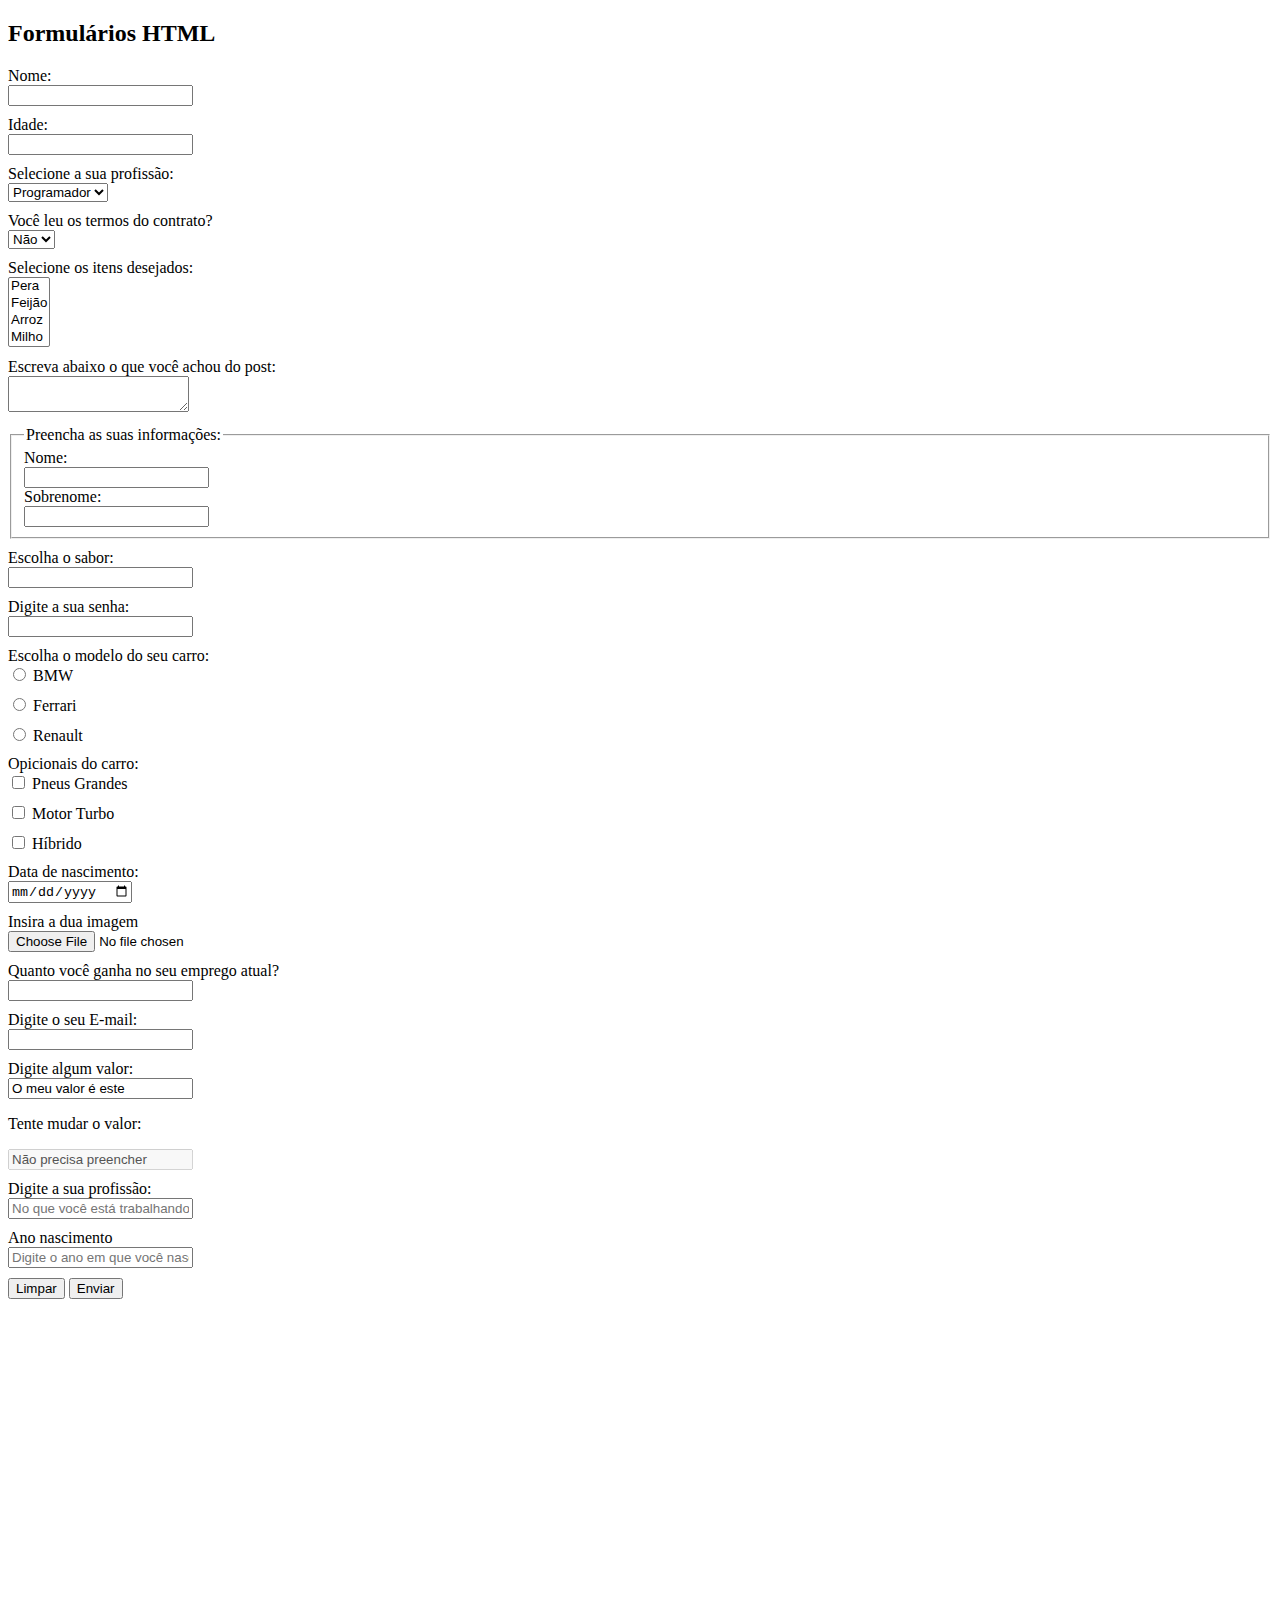
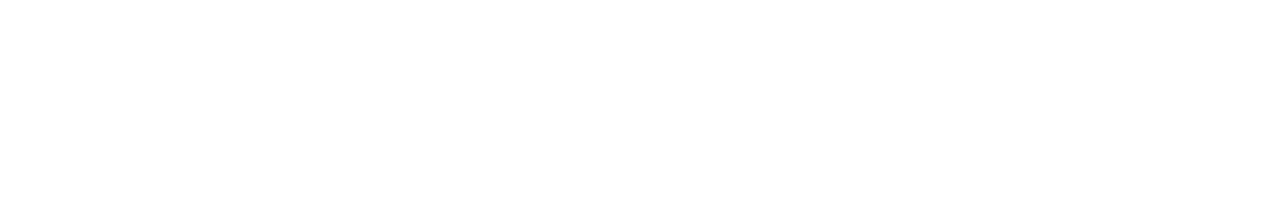
<file: 5_FORM/index.html>
<!DOCTYPE html>
<html lang="en">
  <head>
    <meta charset="UTF-8" />
    <meta name="viewport" content="width=device-width, initial-scale=1.0" />
    <title>Formulários</title>
    <link rel="stylesheet" href="css/styles.css" />
  </head>
  <body>
    <h2>Formulários HTML</h2>
    <!-- 1 - Primeiro formulário -->
    <!-- 2 - Atributos do formulário -->
    <form action="register.php" method="get">
      <div>
        <label>Nome:</label>
        <input type="text" />
      </div>
      <!-- 3 - atributo name -->
      <div>
        <!-- 4 - atributo label -->
        <label for="age">Idade:</label>
        <input type="text" name="age" />
      </div>
      <!-- 6 - select -->
      <div>
        <label for="job">Selecione a sua profissão:</label>
        <select name="">
            <option value="programador">Programador</option>
            <option value="tester">Tester/QA</option>
            <option value="devops">DevOps</option>
        </select>    
      </div>
      <!-- 7 - atributo selected -->
      <div>
        <label for="contract">Você leu os termos do contrato?</label>
        <select name="contract">
            <option value="sim">Sim</option>
            <option value="nao" selected>Não</option>
        <select>
      </div>
      <!-- 8 - mutiplas opções -->
      <div>
        <label for="items">Selecione os itens desejados:</label>
        <select name="items" multiple>
          <option value="pera">Pera</option>
          <option value="feijao">Feijão</option>
          <option value="arroz">Arroz</option>
          <option value="milho">Milho</option>
        </select>
      </div>
      <!-- 9 - textarea -->
      <div>
        <label for="comment">Escreva abaixo o que você achou do post:</label>
        <textarea name="comment"></textarea>
      </div>
      <!-- 10 - fildset e legend -->
      <div>
        <fieldset>
          <legend>Preencha as suas informações:</legend>
          <label for="firstname">Nome:</label>
          <input type="text" name="firstname">
          <label for="lastname">Sobrenome:</label>
          <input type="text" name="lastname">
        </fieldset>
      </div>
      <!-- 11 - datalist -->
      <div>
        <label for="flavor">Escolha o sabor:</label>
        <input type="text" list="flavors" name="flavor">

        <datalist id="flavors">
          <option value="Cereja"></option>
          <option value="Morango"></option>
          <option value="Abacaxi"></option>
          <option value="Chocolate"></option>
        </datalist>
      </div>

      <!-- 12 - senha -->
      <div>
        <label for="password">Digite a sua senha:</label>
        <input type="password" name="password">
      </div>

      <!-- 14 - radio button -->
      <div>
        <label for="car_model">Escolha o modelo do seu carro:</label>
        <div class="radio">
          <input type="radio" value="bmw" name="car_model">
          <label for="bmw">BMW</label>
        </div>
        <div class="radio">
          <input type="radio" value="Ferrari" name="car_model">
          <label for="Ferrari">Ferrari</label>
        </div>
        <div class="radio">
          <input type="radio" value="Renault" name="car_model">
          <label for="renault">Renault</label>
        </div>
      </div>

      <!-- 15 - checkbox -->
      <div>
        <label for="optionals">Opicionais do carro:</label>
        <div class="radio">
          <input type="checkbox" name="optionals[]" value="big_tires">
          <label for="big_tires">Pneus Grandes</label>
        </div>
        <div class="radio">
          <input type="checkbox" name="optionals[]" value="turbo_engine">
          <label for="turbo_engine">Motor Turbo</label>
        </div>
        <div class="radio">
          <input type="checkbox" name="optionals[]" value="hybrid">
          <label for="hybrid">Híbrido</label>
        </div>
      </div>

      <!-- 16 - datas -->
      <div>
        <label for="birthday">Data de nascimento:</label>
        <input type="date" name="birthday">
      </div>

      <!-- 17 - aequivos -->
      <div>
        <label for="image">Insira a dua imagem</label>
        <input type="file" name="image">
      </div>

      <!-- 18 - numeros -->
      <div>
        <label for="salary">Quanto você ganha no seu emprego atual?</label>
        <input type="number" name="salary">
      </div>

      <!-- 19 - emails -->
      <div>
        <label for="email">Digite o seu E-mail:</label>
        <input type="email" name="email">
      </div>

      <!-- 20 - value -->
      <div>
        <label for="value">Digite algum valor:</label>
        <input type="text" value="O meu valor é este" name="value">
      </div>

      <!-- 21 - disabled -->
      <div>
        <p>Tente mudar o valor:</p>
        <input type="text" value="Não precisa preencher" disabled>
      </div>

      <!-- 22 - placeholder -->
      <div>
        <label for="currentjob">Digite a sua profissão:</label>
        <input type="text" name="currentjob" placeholder="No que você está trabalhando agora?">
      </div>

      <!-- 23 - required -->
      <div>
        <label for="birthyear">Ano nascimento</label>
        <input type="text" placeholder="Digite o ano em que você nasceu?" required>
      </div>

      <!-- 13 - resetar form -->
      <input type="reset" value="Limpar">
      <!-- 5 - evio de form -->
      <input type="submit" value="Enviar" />
    </form>
  </body>
</html>
</file>
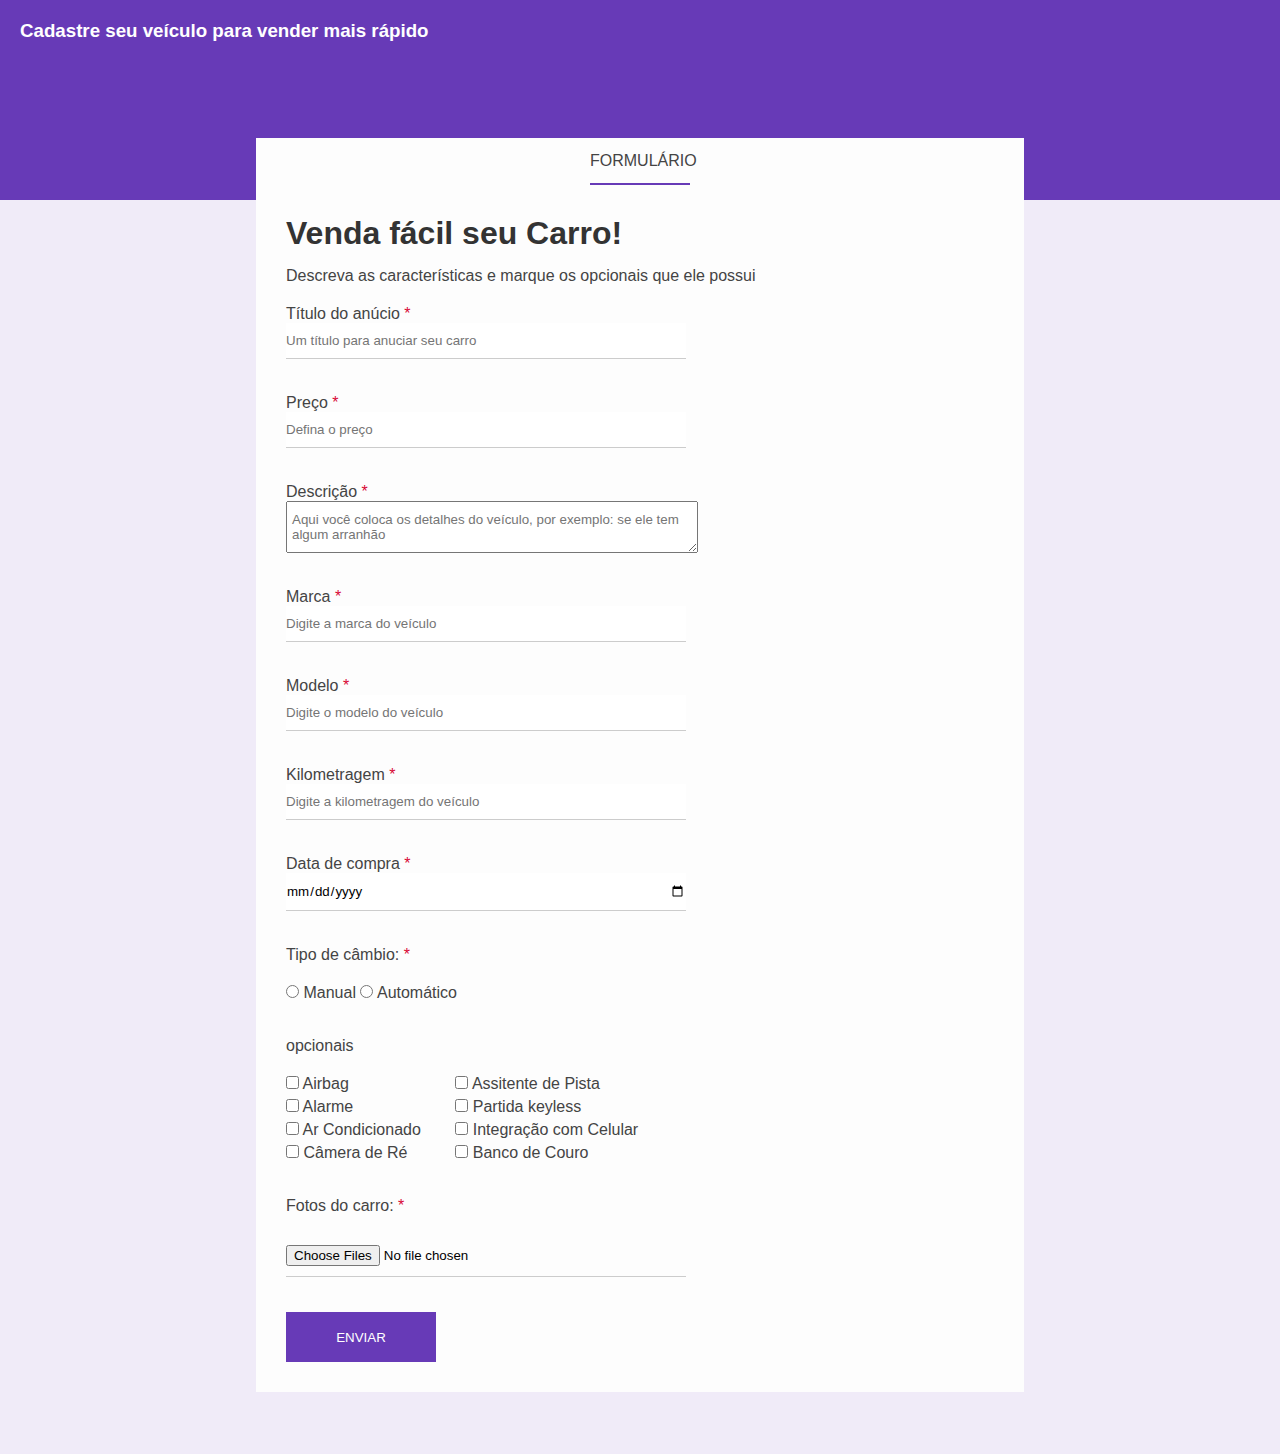
<file: 6_FORM_PROJECT/index.html>
<!DOCTYPE html>
<html lang="en">
  <head>
    <meta charset="UTF-8" />
    <meta name="viewport" content="width=device-width, initial-scale=1.0" />
    <title>Venda seu Carro</title>
    <link rel="stylesheet" href="css/styles.css" />
  </head>
  <body>
    <div class="container">
      <div class="header">
        <h3>Cadastre seu veículo para vender mais rápido</h3>
      </div>
      <div class="form-container">
        <div class="form-header">
          <p>Formulário</p>
        </div>
        <div class="form-body">
          <h1 class="form-title">Venda fácil seu Carro!</h1>
          <p>
            Descreva as características e marque os opcionais que ele possui
          </p>
          <form>
            <div class="box-input">
              <label for="title"
                >Título do anúcio <span class="required-field">*</span></label
              >
              <input
                type="text"
                name="title"
                id="title"
                class="block"
                placeholder="Um título para anuciar seu carro"
                minlength="1"
                maxlength="30"
                required
              />
            </div>
            <div class="box-input">
              <label for="price"
                >Preço <span class="required-field">*</span></label
              >
              <input
                type="number"
                name="price"
                id="price"
                class="block"
                placeholder="Defina o preço"
                required
              />
            </div>
            <div class="box-input">
              <label for="description"
                >Descrição <span class="required-field">*</span></label
              >
              <textarea
                name="description"
                id="description"
                class="block"
                placeholder="Aqui você coloca os detalhes do veículo, por exemplo: se ele tem algum arranhão"
              ></textarea>
            </div>
            <div class="box-input">
              <label for="brand"
                >Marca <span class="required-field">*</span></label
              >
              <input
                type="text"
                name="brand"
                id="brand"
                class="block"
                placeholder="Digite a marca do veículo"
                required
              />
            </div>
            <div class="box-input">
              <label for="model"
                >Modelo <span class="required-field">*</span></label
              >
              <input
                type="text"
                name="model"
                id="model"
                class="block"
                placeholder="Digite o modelo do veículo"
                required
              />
            </div>
            <div class="box-input">
              <label for="mileage"
                >Kilometragem <span class="required-field">*</span></label
              >
              <input
                type="number"
                name="mileage"
                id="mileage"
                class="block"
                placeholder="Digite a kilometragem do veículo"
                required
              />
            </div>
            <div class="box-input">
              <label for="purchase_date"
                >Data de compra <span class="required-field">*</span></label
              >
              <input
                type="date"
                name="purchase_date"
                id="purchase_date"
                class="block"
                required
              />
            </div>
            <div class="box-input">
              <p>Tipo de câmbio: <span class="required-field">*</span></p>
              <input type="radio" id="manual" name="gear" />
              <label for="manual">Manual</label>
              <input type="radio" id="auto" name="gear" />
              <label for="auto">Automático</label>
            </div>
            <div class="optional-box">
              <p>opcionais</p>
              <ul class="optional-list">
                <li>
                  <input
                    type="checkbox"
                    id="airbag"
                    name="optional[]"
                    value="airbag"
                  />
                  <label for="airbag">Airbag</label>
                </li>
                <li>
                  <input
                    type="checkbox"
                    id="alarm"
                    name="optional[]"
                    value="alarm"
                  />
                  <label for="alarm">Alarme</label>
                </li>
                <li>
                  <input type="checkbox" id="ac" name="optional[]" value="ac" />
                  <label for="ac">Ar Condicionado</label>
                </li>
                <li>
                  <input
                    type="checkbox"
                    id="reverse_camera"
                    name="optional[]"
                    value="reverse_camera"
                  />
                  <label for="reverse_camera">Câmera de Ré</label>
                </li>
              </ul>
            </div>
            <div class="optional-box">
              <ul class="optional-list">
                <li>
                  <input
                    type="checkbox"
                    id="lane_assist"
                    name="optional[]"
                    value="lane_assist"
                  />
                  <label for="lane_assist">Assitente de Pista</label>
                </li>
                <li>
                  <input
                    type="checkbox"
                    id="keyless"
                    name="optional[]"
                    value="keyless"
                  />
                  <label for="keyless">Partida keyless</label>
                </li>
                <li>
                  <input
                    type="checkbox"
                    id="smartphone"
                    name="optional[]"
                    value="smartphone"
                  />
                  <label for="smartphone">Integração com Celular</label>
                </li>
                <li>
                  <input
                    type="checkbox"
                    id="laether_seat"
                    name="optional[]"
                    value="laether_seat"
                  />
                  <label for="laether_seat">Banco de Couro</label>
                </li>
              </ul>
            </div>
            <div class="box-input">
              <p>Fotos do carro: <span class="required-field">*</span></p>
              <input
                type="file"
                multiple
                accept="image/png, image/jpg"
                id="images"
                name="images"
                requiredd
              />
            </div>
            <input type="submit" value="Enviar" class="btn-submit" />
          </form>
        </div>
      </div>
    </div>
  </body>
</html>
</file>
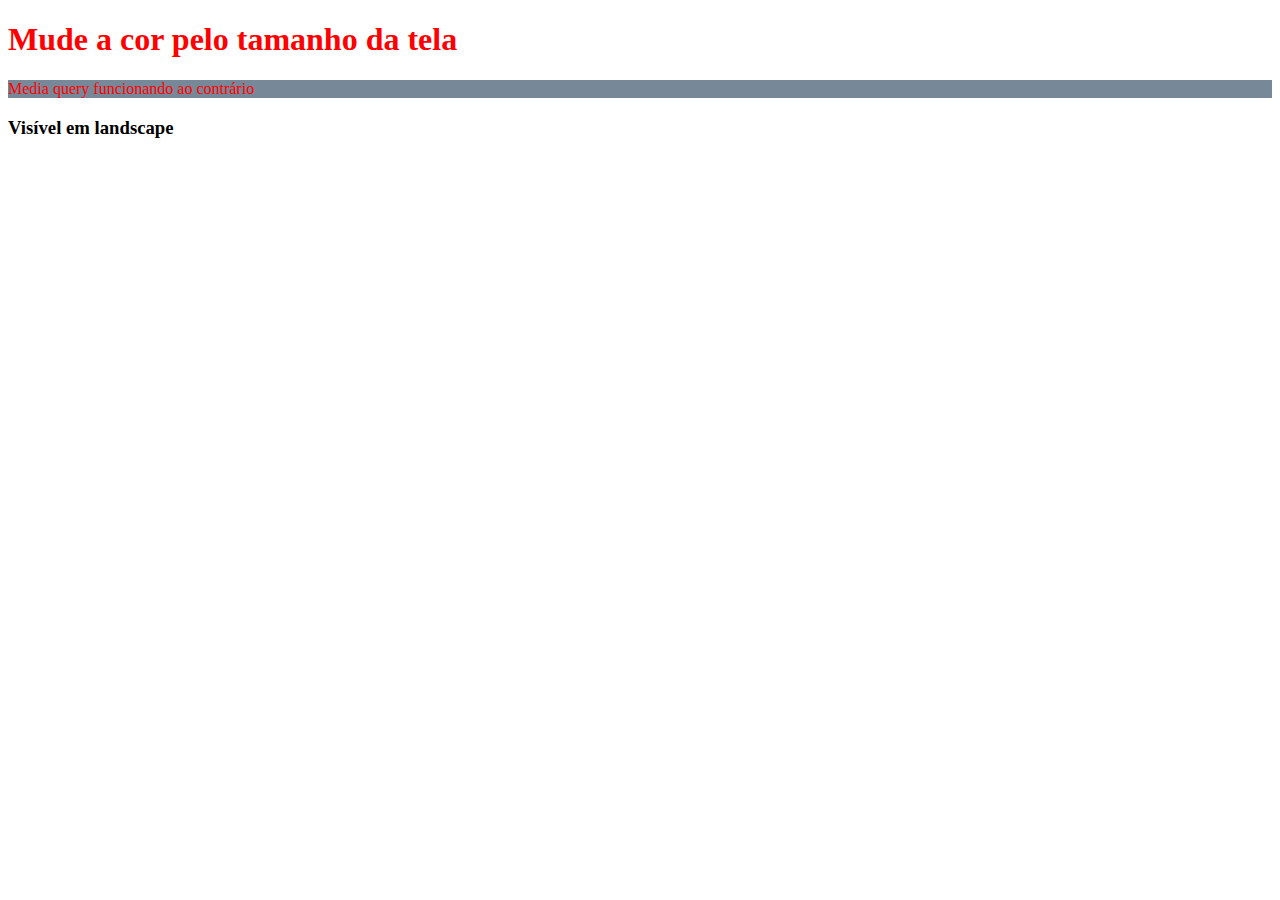
<file: 7_RESPONSIVIDADE/index.html>
<!DOCTYPE html>
<html lang="en">
  <head>
    <meta charset="UTF-8" />
    <!-- 1 - Meta tag de rsponsividade -->
    <meta name="viewport" content="width=device-width, initial-scale=1.0" />
    <title>Responsividade</title>
    <link rel="stylesheet" href="css/styles.css" />
  </head>
  <body>
    <!-- 2 - Media query -->
    <h1>Mude a cor pelo tamanho da tela</h1>
    <!-- 3 - min width -->
    <p>Media query funcionando ao contrário</p>
    <!-- 4 - landscape -->
    <h3>Visível em landscape</h3>
  </body>
</html>
</file>
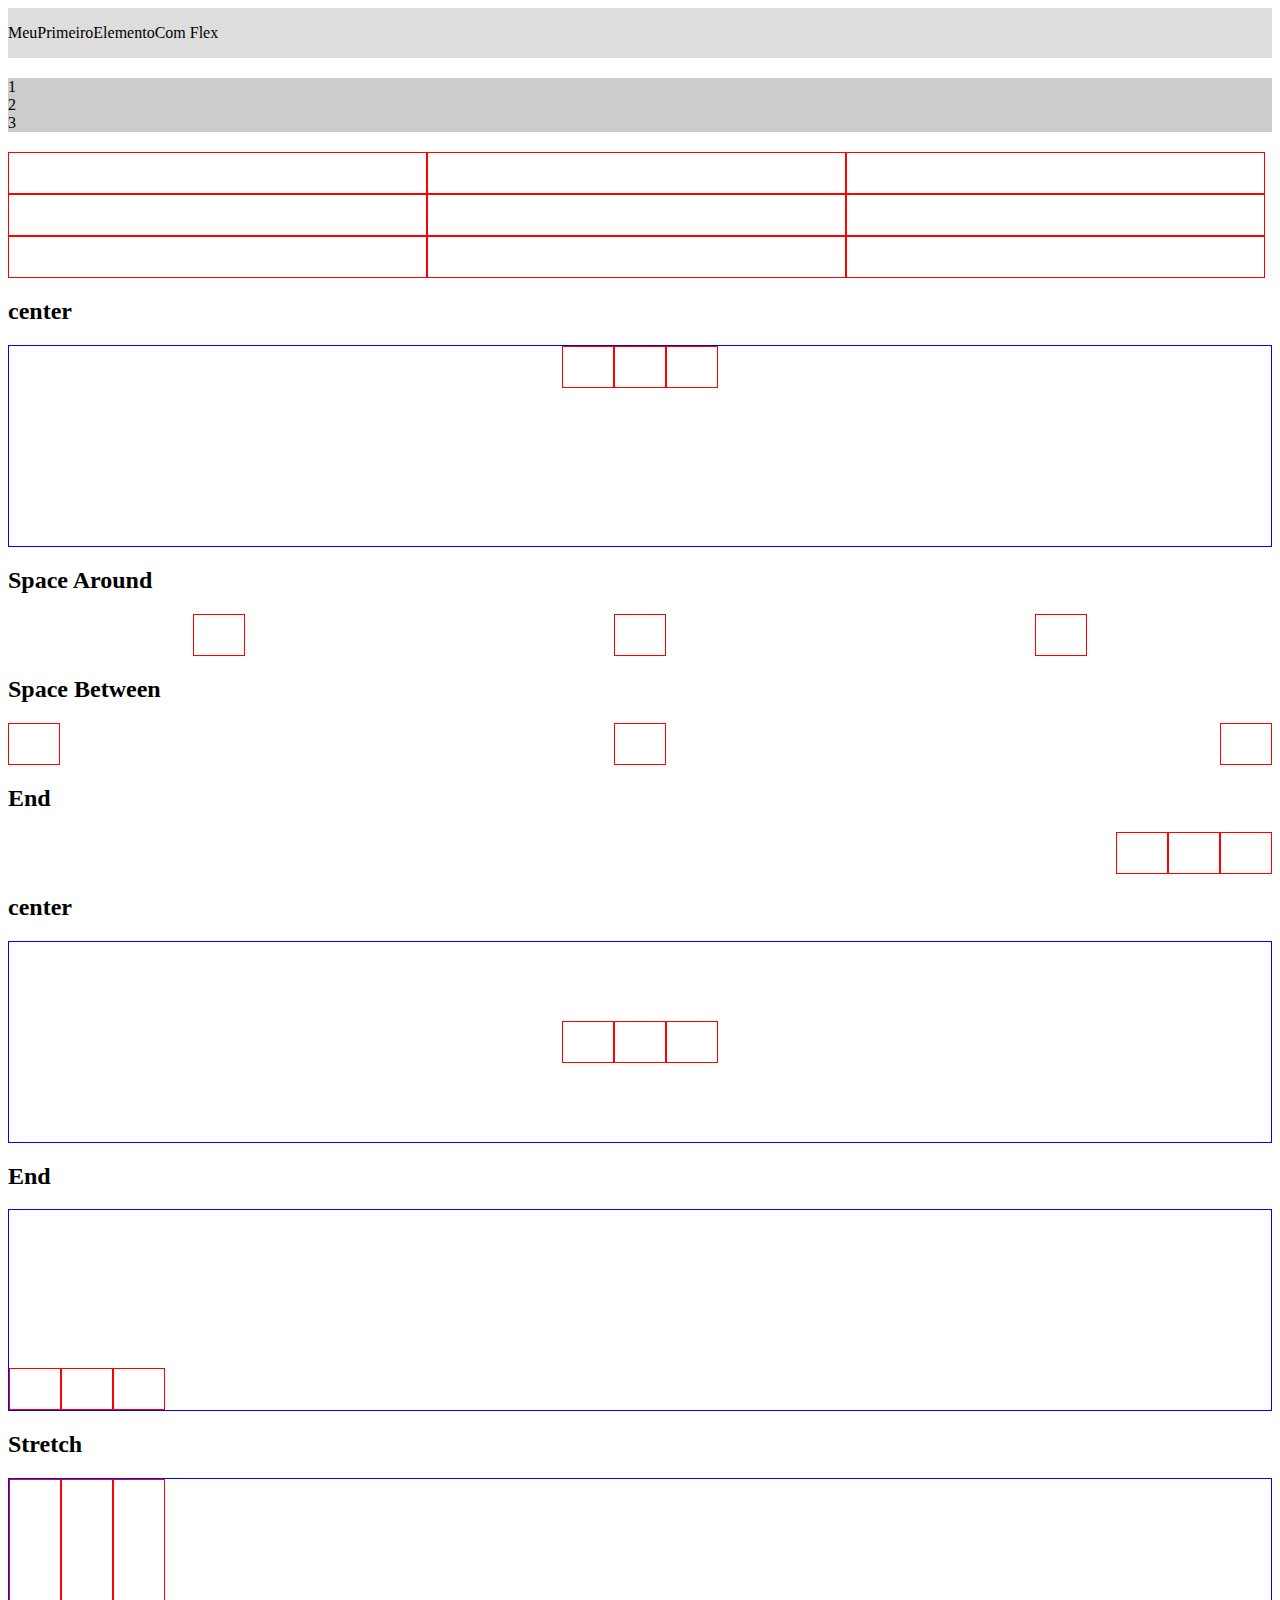
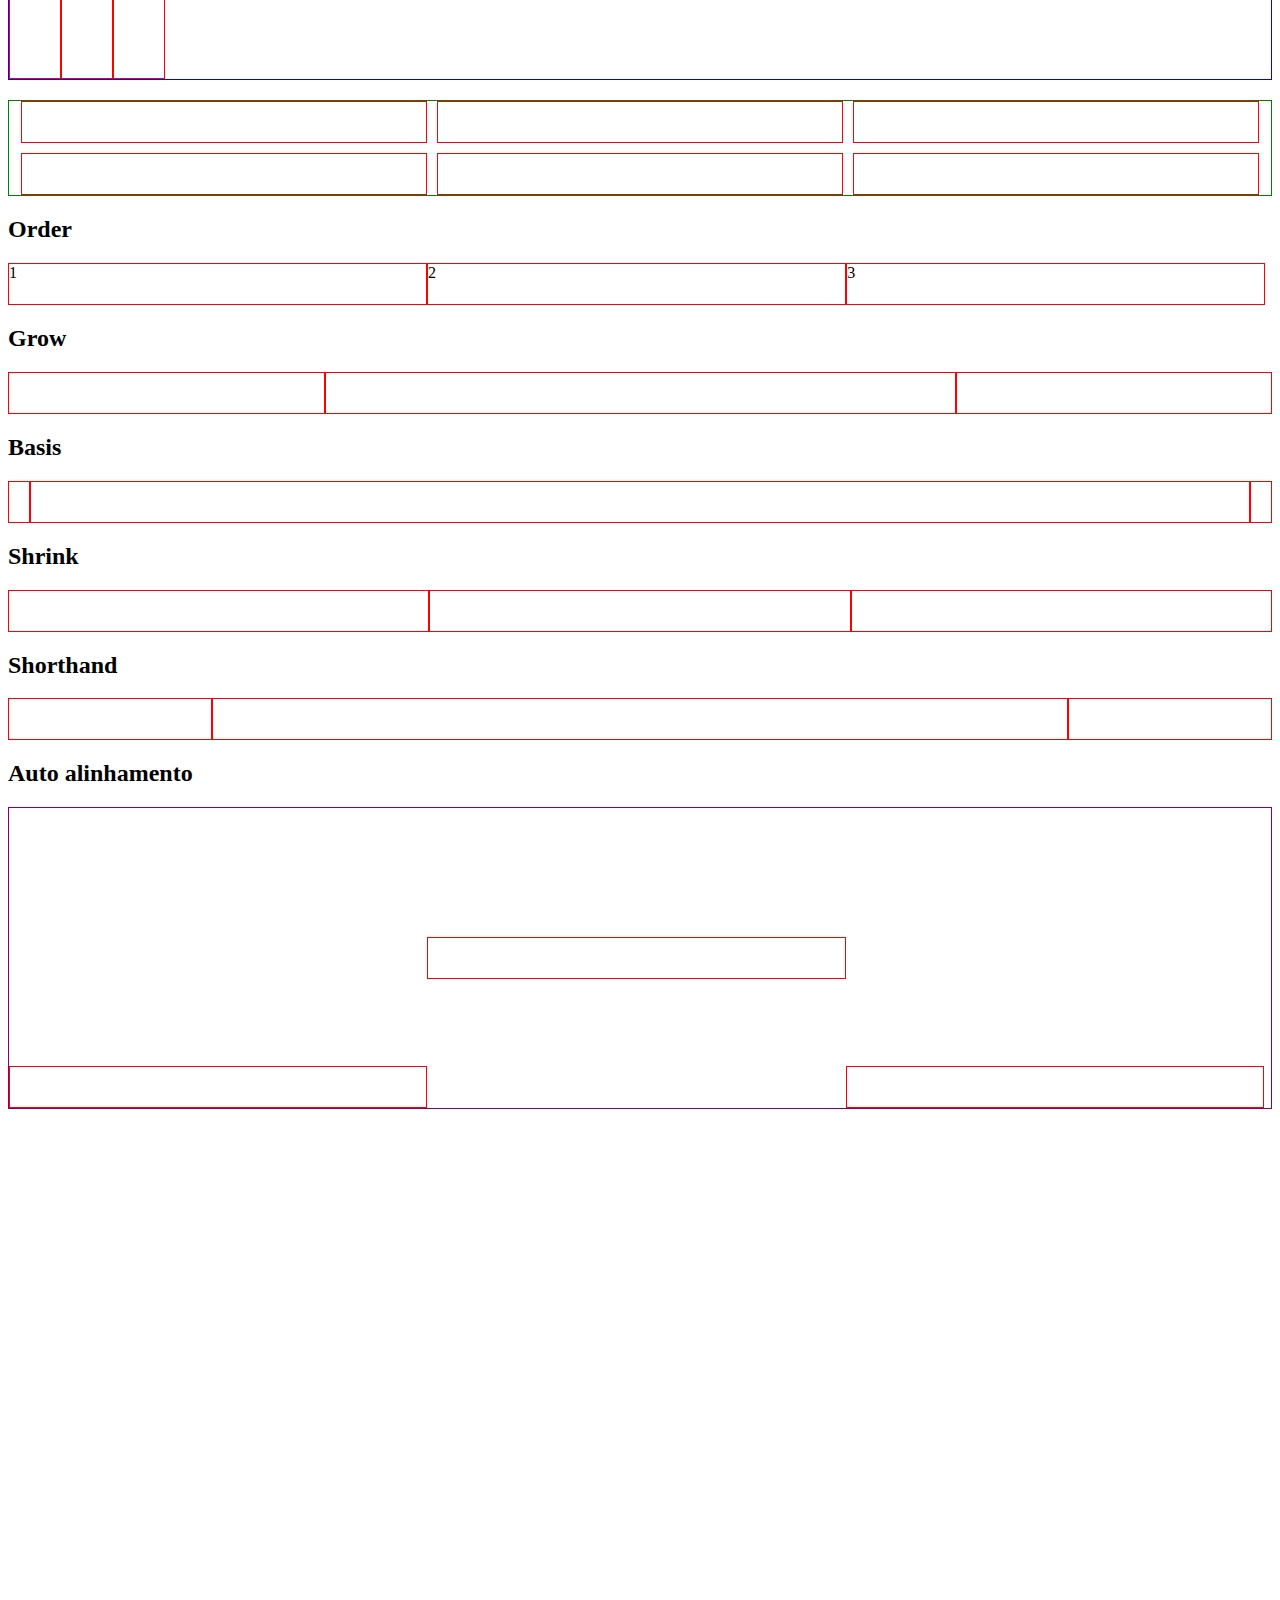
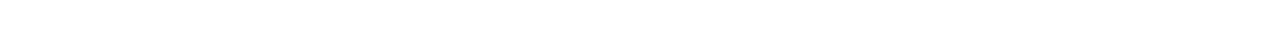
<file: 9_FLEXBOX/index.html>
<!DOCTYPE html>
<html lang="en">
<head>
    <meta charset="UTF-8">
    <meta name="viewport" content="width=device-width, initial-scale=1.0">
    <title>Flexbox</title>
    <link rel="stylesheet" href="css/styles.css" />
</head>
<body>
    <!-- 1 - flex -->
    <div class="flex">
        <p>Meu</p>
        <p>Primeiro</p>
        <p>Elemento</p>
        <p>Com Flex</p>
    </div>
    <!--  2 - column -->
    <div class="flex-column">
        <span>1</span>
        <span>2</span>
        <span>3</span>
    </div>

    <!-- 3 - wrap -->
    <div class="wrap">
        <div class="box"></div>
        <div class="box"></div>
        <div class="box"></div>
        <div class="box"></div>
        <div class="box"></div>
        <div class="box"></div>
        <div class="box"></div>
        <div class="box"></div>
        <div class="box"></div>
    </div>

    <!-- 4 - justify content -->
    <h2>center</h2>
    <div class="center">
        <div class="box"></div>
        <div class="box"></div>
        <div class="box"></div>
    </div>

    <h2>Space Around</h2>
    <div class="space-around">
        <div class="box"></div>
        <div class="box"></div>
        <div class="box"></div>
    </div>

    <h2>Space Between</h2>
    <div class="space-between">
        <div class="box"></div>
        <div class="box"></div>
        <div class="box"></div>
    </div>

    <h2>End</h2>
    <div class="end">
        <div class="box"></div>
        <div class="box"></div>
        <div class="box"></div>
    </div>

    <!-- 5 - align items -->
    <h2>center</h2>
    <div class="align-center">
        <div class="box"></div>
        <div class="box"></div>
        <div class="box"></div>
    </div>

    <h2>End</h2>
    <div class="flex-end">
        <div class="box"></div>
        <div class="box"></div>
        <div class="box"></div>
    </div>

    <h2>Stretch</h2>
    <div class="stretch">
        <div class="box"></div>
        <div class="box"></div>
        <div class="box"></div>
    </div>

    <!-- 6 - Gap -->
    <div class="gap">
        <div class="box"></div>
        <div class="box"></div>
        <div class="box"></div>
        <div class="box"></div>
        <div class="box"></div>
        <div class="box"></div>
    </div>

    <!-- 7 - order -->
    <h2>Order</h2>
    <div class="order">
        <div class="box" id="three">3</div>
        <div class="box" id="one">1</div>
        <div class="box" id="two">2</div>
    </div>

    <!-- 8 - grow -->
    <h2>Grow</h2>
    <div class="grow">
        <div class="box"></div>
        <div class="box big"></div>
        <div class="box"></div>
    </div>

    <!-- 9 - basis -->
    <h2>Basis</h2>
    <div class="basis">
        <div class="box"></div>
        <div class="box big"></div>
        <div class="box"></div>
    </div>

    <!-- 10 - shrink -->
    <h2>Shrink</h2>
    <div class="shrink">
        <div class="box"></div>
        <div class="box small"></div>
        <div class="box"></div>
    </div>

    <!-- 11 - flex shorthand -->
    <h2>Shorthand</h2>
    <div class="shorthand">
        <div class="box"></div>
        <div class="box different"></div>
        <div class="box"></div>
    </div>

    <!-- 12 - auto alinhamento -->
    <h2>Auto alinhamento</h2>
    <div class="auto-alignment">
        <div class="box"></div>
        <div class="box different"></div>
        <div class="box"></div>
    </div>
</body>
</html>
</file>
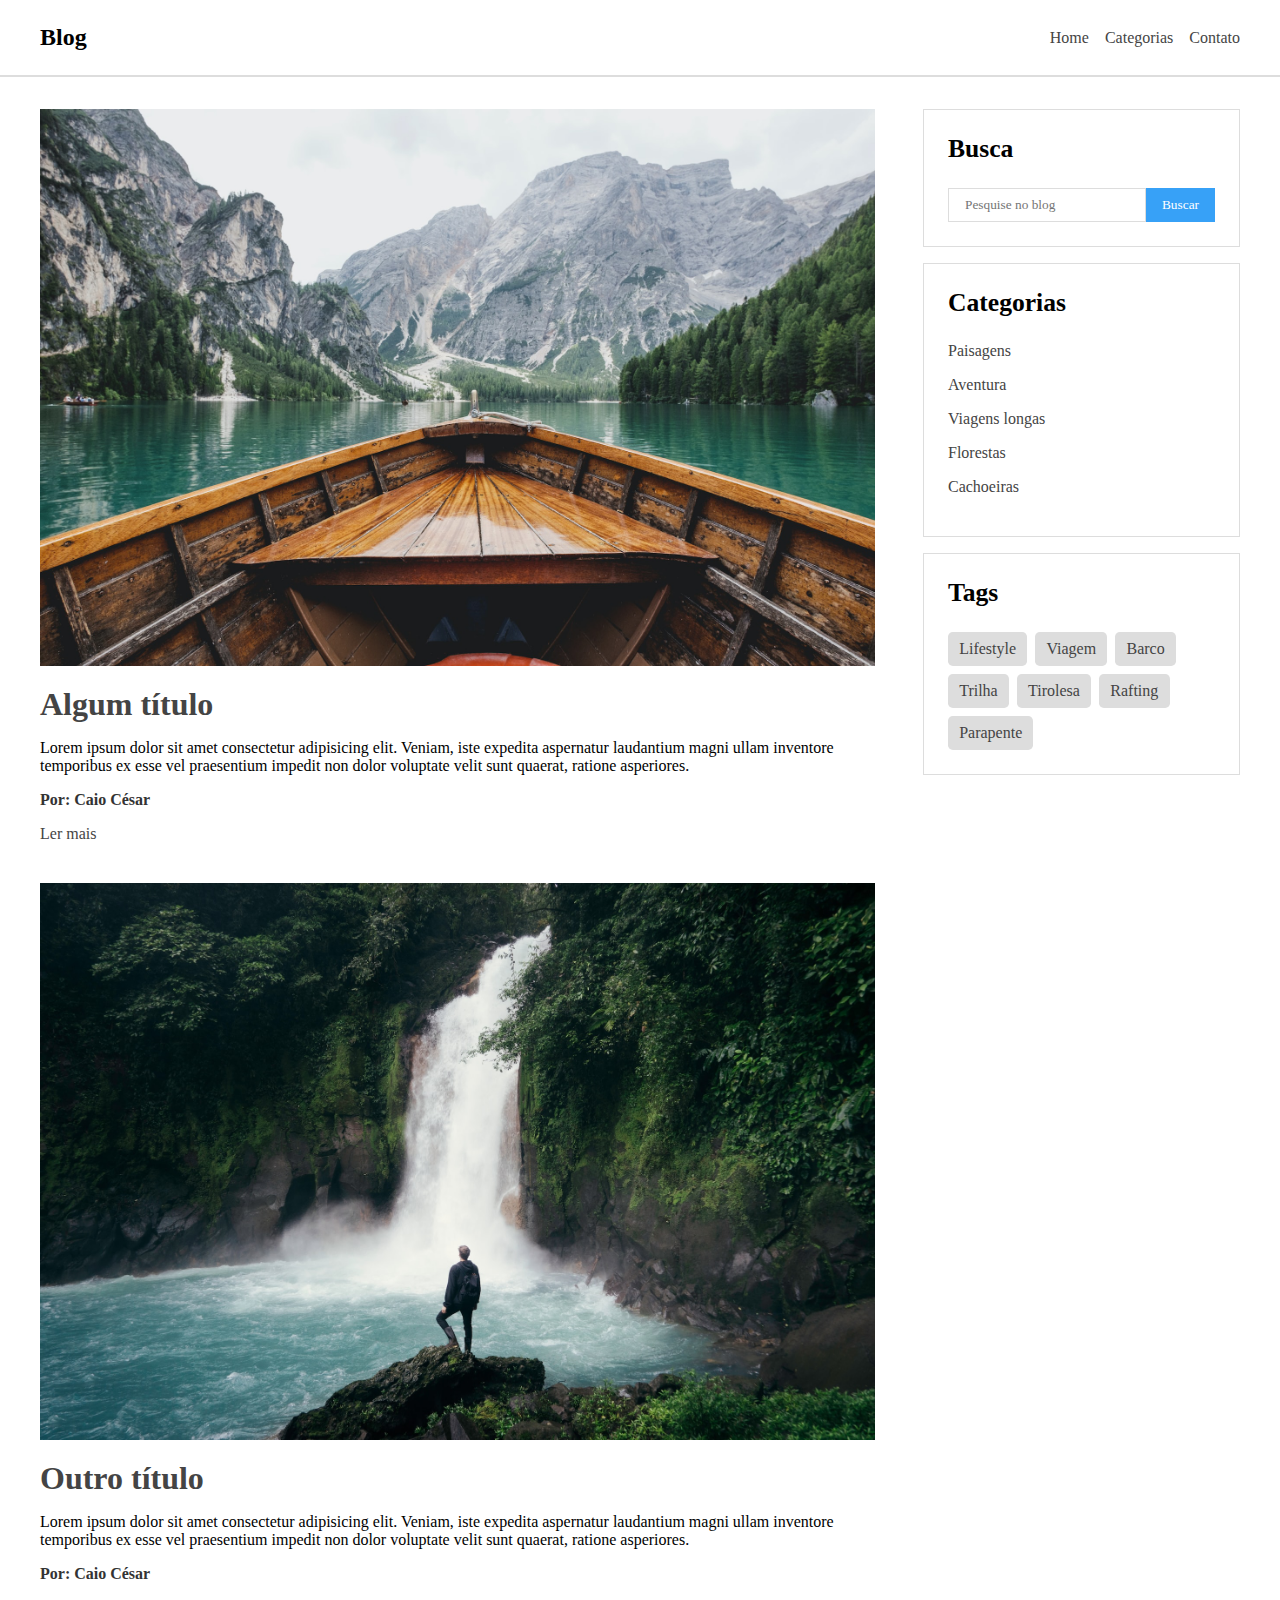
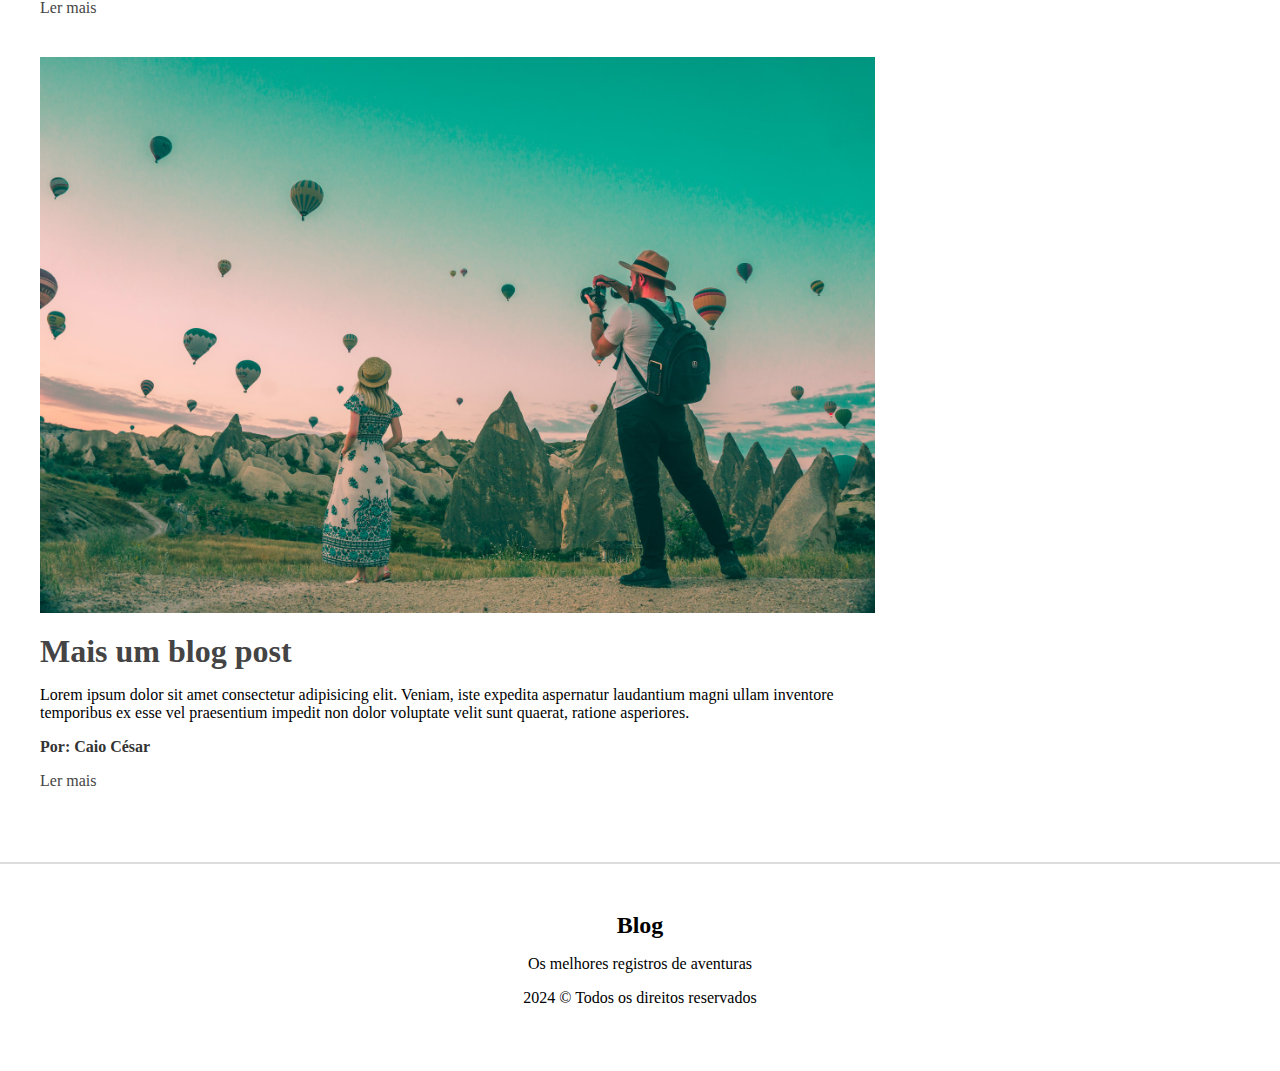
<file: BLOG_HTML_SEMANTICO/index.html>
<!DOCTYPE html>
<html lang="en">
  <head>
    <meta charset="UTF-8" />
    <meta name="viewport" content="width=device-width, initial-scale=1.0" />
    <title>Blog Semântico</title>
    <link rel="stylesheet" href="css/styles.css" />
  </head>
  <body>
    <header>
      <nav id="navbar">
        <div id="navbar-inner">
          <h2>Blog</h2>
          <ul id="nav-links">
            <li><a href="#">Home</a></li>
            <li><a href="#">Categorias</a></li>
            <li><a href="#">Contato</a></li>
          </ul>
        </div>
      </nav>
    </header>
    <div class="container">
      <main id="posts-container">
        <article class="post">
          <img src="img/f1.jpg" alt="Passeio de barco" />
          <h3 class="title"><a href="#">Algum título</a></h3>
          <p class="description">
            Lorem ipsum dolor sit amet consectetur adipisicing elit. Veniam,
            iste expedita aspernatur laudantium magni ullam inventore temporibus
            ex esse vel praesentium impedit non dolor voluptate velit sunt
            quaerat, ratione asperiores.
          </p>
          <p class="author">Por: Caio César</p>
          <a href="#">Ler mais</a>
        </article>
        <article class="post">
          <img src="img/f2.jpg" alt="Cachoeira" />
          <h3 class="title"><a href="#">Outro título</a></h3>
          <p class="description">
            Lorem ipsum dolor sit amet consectetur adipisicing elit. Veniam,
            iste expedita aspernatur laudantium magni ullam inventore temporibus
            ex esse vel praesentium impedit non dolor voluptate velit sunt
            quaerat, ratione asperiores.
          </p>
          <p class="author">Por: Caio César</p>
          <a href="#">Ler mais</a>
        </article>
        <article class="post">
          <img src="img/f3.jpg" alt="Balões" />
          <h3 class="title"><a href="#">Mais um blog post</a></h3>
          <p class="description">
            Lorem ipsum dolor sit amet consectetur adipisicing elit. Veniam,
            iste expedita aspernatur laudantium magni ullam inventore temporibus
            ex esse vel praesentium impedit non dolor voluptate velit sunt
            quaerat, ratione asperiores.
          </p>
          <p class="author">Por: Caio César</p>
          <a href="#">Ler mais</a>
        </article>
      </main>
      <aside id="sidebar">
        <section id="search-bar">
          <h4>Busca</h4>
          <form>
            <input type="text" placeholder="Pesquise no blog" />
            <input type="submit" value="Buscar" />
          </form>
        </section>
        <section id="categories">
          <h4>Categorias</h4>
          <nav>
            <ul>
              <li><a href="#">Paisagens</a></li>
              <li><a href="#">Aventura</a></li>
              <li><a href="#">Viagens longas</a></li>
              <li><a href="#">Florestas</a></li>
              <li><a href="#">Cachoeiras</a></li>
            </ul>
          </nav>
        </section>
        <section id="tags">
          <h4>Tags</h4>
          <div id="tags-container">
            <a href="#">Lifestyle</a>
            <a href="#">Viagem</a>
            <a href="#">Barco</a>
            <a href="#">Trilha</a>
            <a href="#">Tirolesa</a>
            <a href="#">Rafting</a>
            <a href="#">Parapente</a>
          </div>
        </section>
      </aside>
    </div>
    <footer id="footer">
      <h2>Blog</h2>
      <p>Os melhores registros de aventuras</p>
      <p>2024 &copy; Todos os direitos reservados</p>
    </footer>
  </body>
</html>
</file>
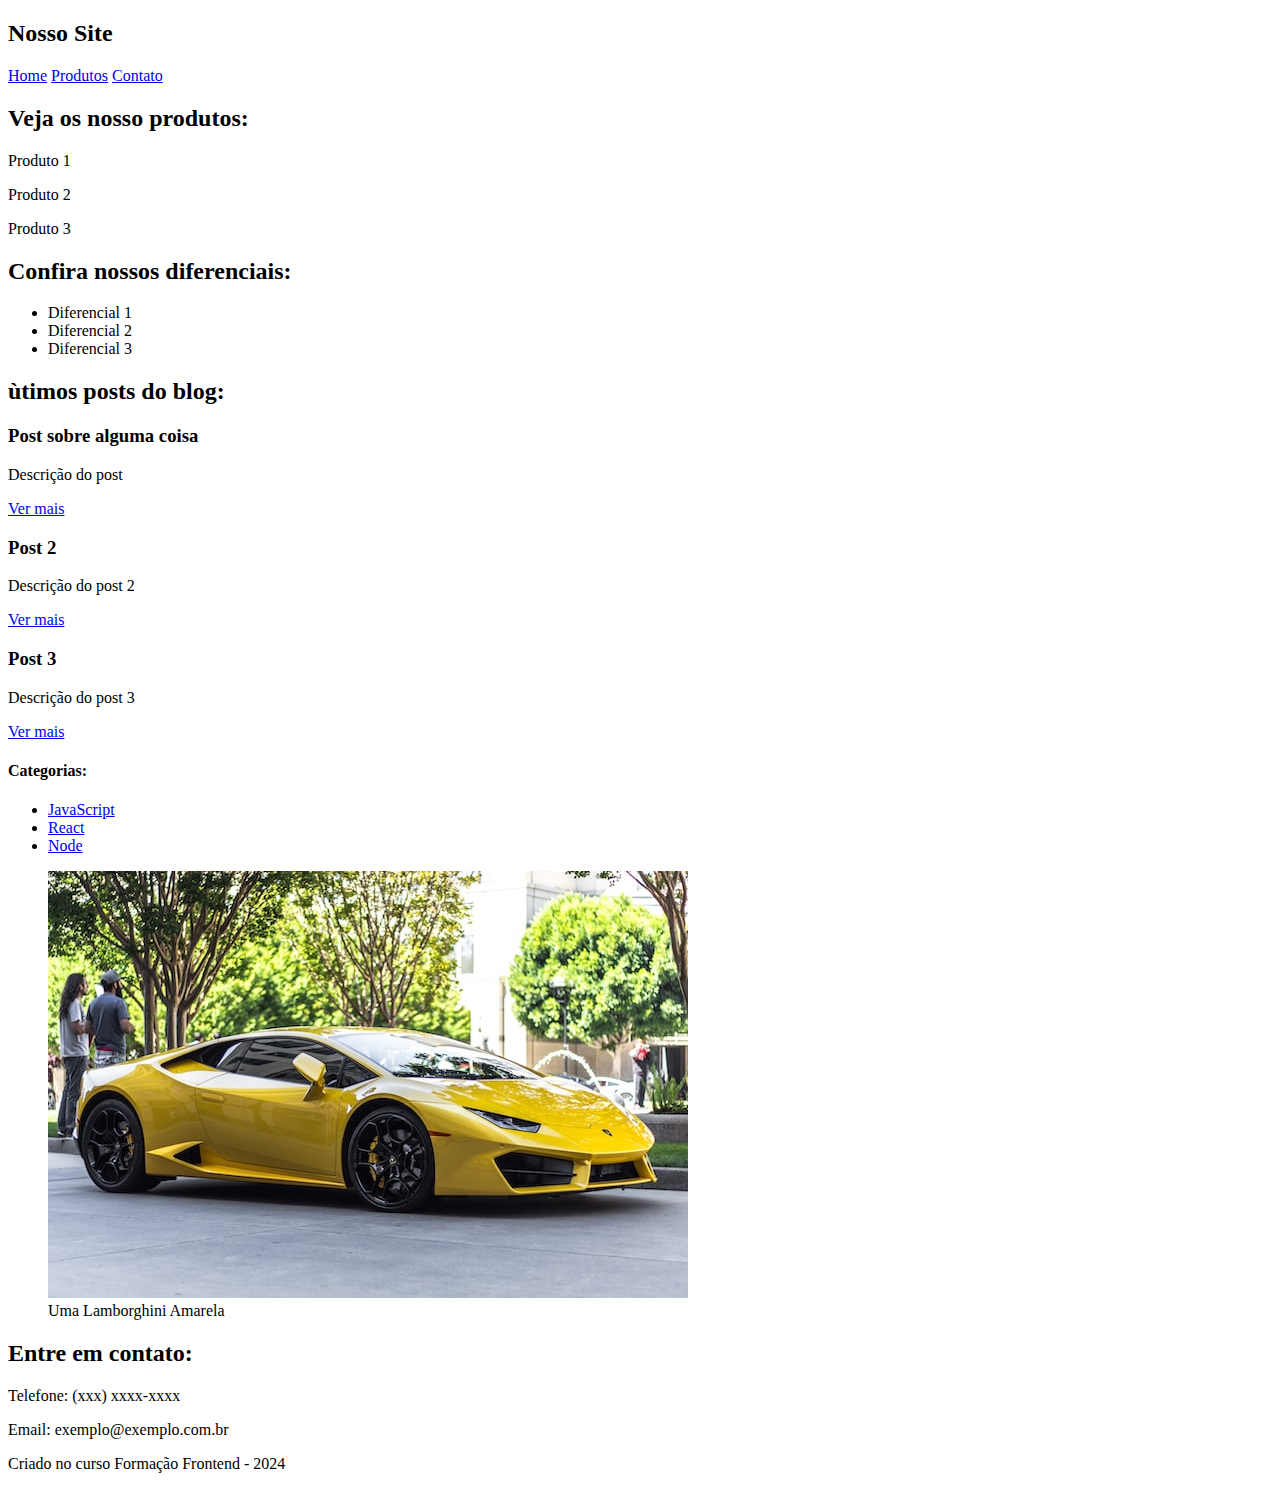
<file: HTML_SEMNATICO/index.html>
<!DOCTYPE html>
<html lang="en">
  <head>
    <meta charset="UTF-8" />
    <meta name="viewport" content="width=device-width, initial-scale=1.0" />
    <title>HTML Semântico</title>
  </head>
  <body>
    <!-- 3 - header -->
    <head>
      <h2>Nosso Site</h2>
      <!-- <ul>
        <li><a href="#">Home</a></li>
        <li><a href="#produto">Produtos</a></li>
        <li><a href="#contato">Contato</a></li>
      </ul> -->
      <!-- 5 - nav -->
      <nav>
        <a href="#">Home</a>
        <a href="#produto">Produtos</a>
        <a href="#contato">Contato</a>
      </nav>
    </head>
    <!-- 1 - section -->
    <section>
      <h2>Veja os nosso produtos:</h2>
      <p>Produto 1</p>
      <p>Produto 2</p>
      <p>Produto 3</p>
    </section>
    <section>
      <h2>Confira nossos diferenciais:</h2>
      <ul>
        <li>Diferencial 1</li>
        <li>Diferencial 2</li>
        <li>Diferencial 3</li>
      </ul>
    </section>
    <!-- 2 - article -->
    <section>
      <h2>ùtimos posts do blog:</h2>
      <article>
        <h3>Post sobre alguma coisa</h3>
        <p>Descrição do post</p>
        <a href="#">Ver mais</a>
      </article>
      <article>
        <h3>Post 2</h3>
        <p>Descrição do post 2</p>
        <a href="#">Ver mais</a>
      </article>
      <article>
        <h3>Post 3</h3>
        <p>Descrição do post 3</p>
        <a href="#">Ver mais</a>
      </article>
    </section>
    <!-- 6 - aside -->
    <aside>
      <h4>Categorias:</h4>
      <ul>
        <li><a href="#">JavaScript</a></li>
        <li><a href="#">React</a></li>
        <li><a href="#">Node</a></li>
      </ul>
    </aside>
    <!-- 7 - figure - figcaption -->
    <figure>
      <img src="img/lambo.jpg" alt="Lamborghini" />
      <figcaption>Uma Lamborghini Amarela</figcaption>
    </figure>
    <!-- 4 - footer -->
    <footer>
      <div>
        <h2>Entre em contato:</h2>
        <p>Telefone: (xxx) xxxx-xxxx</p>
        <p>Email: exemplo@exemplo.com.br</p>
      </div>
      <p>Criado no curso Formação Frontend - 2024</p>
    </footer>
  </body>
</html>
</file>
<file: .CSS/css/styles.css>
/* 4 - External */
body {
    padding-bottom: 500px;
}

h3 {
    color: green;
}

/* Algum comentario */

/* classes */
.paragraph {
    background-color: #000;
    color: aqua;
    padding: 5px;
}

/* ids */
#exclusive-title {
    background-color: purple;
    color: yellow;
    padding: 10px;
}

/* ordem das regras */
h2 {
  border-bottom: 2px solid red;
}

.titulo {
  border-bottom: 3px solid blue;
}

#algum-titulo {
  border-bottom: 4px solid green;
}

/* Nome de cores */
.color-name {
    color:rgb(166, 89, 104)
}

/* Hex */
.hex {
    color: #55a398;
}
.hex-2 {
    color: #5c5a05
}

/* Aprofundando em hex */
.simple-hex {
    color: #333;
}

.simple-hex-2 {
    color: #c50;
}

/* RGB */
.rgb {
    color: rgb(255,0,0);
}

.mixed-rgb {
    color: rgb(55,55,5);
}

/* RGBA */
.rgba {
    color: rgba(200, 55, 45, 0.5);
}

/* HSL */
.hsl {
    color: hsl(103, 76%, 26%);
}

.hsl-2 {
    color: hsl(205, 85%, 80%)
}

/* Background */
.bg {
    background-color: #000;
    color : yellow
}

.bg-2 {
    background-color: rgb(75, 0, 9);
    color: #00eaff;
}

/* background opacity */
.bg-opacity {
    background-color: green;
    opacity: 0.2;
}

.bg-opacity-2 {
    background-color: #999;
    color: #000;
    opacity: 0.8
}

/* RGBA com opacidade */
.rgba-opacity {
    background-color: rgba(90, 120, 20, 0.2);
    color: #000
}

/* BG image */
.bg-image {
    background-image: url("../img/203-thumb.png");
    padding: 10px;
    color: #fff
}

/* centralizando bg image */
.not-centered-bg,
.centered-bg {
    height: 400px;
    width: 400px;
    background-image: url("../img/203-thumb.png");
}

.centered-bg {
    background-position: center;
    background-size: cover;
}

/* largura e altura */
.height-width {
    height: 200px;
    width: 100px;
    background-color: red;
}

.height-width-2 {
    height: 300px;
    background-color: #333;
}

/* padding */
.without-padding,
.padding {
    background-color: #111;
    color: #fff
}

.padding {
    background-color: #333;
    padding: 20px;
}

/* padding-individual */
.padding-individual {
    background-color: #222;
    color: #fff;
    padding-top: 5px;
    padding-left: 10px;
    padding-right: 20px;
    padding-bottom: 40px;
}

/* shorthand padding */
.shorthand-padding {
    background-color: #444;
    padding: 6px 12px 18px 24px;
}

.shorthand-padding-2 {
    background-color: #555;
    padding: 10px 20px;
    /* padding: 10px 20px 10px 20px; */
}

/* padding com width */
.without-border-box {
    background-color: #444;
    color: #fff;
    width: 400px;
    padding: 50px;
}

.border-box {
    background-color: #666;
    color: #fff;
    width: 400px;
    padding: 50px;
    box-sizing: border-box;
}

/* Border */
.border {
    border: 5px solid red;
    padding: 10px;
}

.border-2 {
    border: 2px dotted #931;
    padding: 25px;
}

/* Borda individual */
.Border-left {
    border-left: 3px solid red;
    background-color: #222;
    padding: 25px;
}

.Border-bottom {
    border-bottom: 5px double #399;
    background-color: #222;
    padding: 20px;
}

/* Borda arredondada */
.rounded-p {
    border: 4px solid blue;
    background-color: #000;
    color: blue;
    padding: 15px;
    border-radius: 15px;
}

.rounded-p-2 {
    background-color: #000;
    color: blue;
    padding: 15px;
    border-radius: 25px;
}

/* margem */
.margin {
    margin: 10px;
    background-color: #444;
}

.margin-top {
    margin-top: 50px;
    background-color: #5c5a05;
    padding: 10px;
}

.margin-shorthand {
    background-color: #777;
    margin: 5px 10px 15px 20px;
}

/* Box model */
.box-model {
    margin: 20px;
    padding: 15px 25px;
    border: 3px solid #111;
    border-radius: 7px;
    width: 200px;
    height: 400px;
}

/* Desafio 3 */
.Desafio-3 {
    background-color: #222;
    margin: 35px;
    padding: 25px 40px;
    border: 7px double red;
    outline: 7px double blue;
}

.terceiro-desafio {
    background-color: #222;
    margin: 35px;
    padding: 25px 40px;
    border: 7px double red;
    outline: 7px double blue;
    border-radius: 14px;
    width: 175px;
    height: 300px;
}

/* Text align */
.text-aligned {
    text-align: right;
}

.container-center {
    text-align: center;
    width: 300px;
    border: 1px solid red;
}

/* text decoration */
.underline {
    text-decoration: underline;
}

.line-trough {
    text-decoration: line-through;
}

.remove-underline {
    text-decoration: none;
    color: green;
}

/* text transform */
.upper {
    text-transform: uppercase;
}

.lower {
    text-transform: lowercase;
}

/* letter spacing  */
.spacing {
    letter-spacing: 5px;
}

/* Fontes */
.serif {
    font-family: Georgia;
}

.sans-serif {
    font-family: Helvetica;
}

.monospace {
    font-style: "Courier New";
}

.cursive {
    font-family: cursive;
}

.fantasy {
    font-family: fantasy;
}

/* text style */
.italic {
    font-style: italic;
}

.oblique {
    font-style: oblique;
}

/* font weight */
.thin, 
.bold, 
.bolder {
    font-family: Helvetica;
}

.thin {
    font-weight: 100;
}

.bold {
    font-weight: 600;
}

.bolder {
    font-weight: 900;
}

/* font size */
.small {
    font-size: 6px;
}

.big {
    font-size: 78px;
}

/* display */
.inline-box {
    width: 50px;
    height: 50px;
    background-color: #4f8;
    margin: 10px;
    display: inline-block;
}

.block {
    background-color: #333;
    display: block;
    margin: 10px;
}

.invisible {
    display: none;
}

/* static */
.static {
    position: static;
    background-color: #391;
    color: #fff;
    width: 100px;
    height: 100px;
}

/* Relative */
.relative {
    position: relative;
    background-color: #222;
    color: #fff;
    width: 100px;
    height: 100px;
    top: 100px;
    left: 40px;
}

/* absolute */
.absolute {
    position: absolute;
    background-color: #952;
    color: #fff;
    width: 100px;
    height: 100px;
    top: 2px;
    right: 2px;
}

/* Absolute e relative */
.relative-container {
    width: 300px;
    height: 300px;
    border: 1px solid red;
    margin-top: 120px;
    position: relative;
}

.absolute-1,
.absolute-2 {
    width: 50px;
    height: 50px;
    background-color: #422;
    position: absolute;
}

.absolute-1 {
    top: 10px;
    left: 10px;
}

.absolute-2 {
    bottom: 10px;
    right: 10px;
}

/* fixed */
.fixed {
    width: 100px;
    height: 100px;
    background-color: #852;
    border: 1px solid blue;
    position: fixed;
    top: 50px;
    right: 100px;
}

/* sticky */
.sticky {
    width: 100px;
    height: 100px;
    background-color: #995;
    border: 1px solid green;
    position: sticky;
    top: 10px;
}

/* z-index */
.absolute-3,
.absolute-4,
.absolute-5 {
    width: 50px;
    height: 50px;
    background-color: #123;
    position: absolute;
}

.absolute-3 {
    top: 0;
    left: 0;
    z-index: 3;
}

.absolute-4 {
    top: 10px;
    left: 10px;
    background-color: #245;
    z-index: 2;
}

.absolute-5 {
    top: 40px;
    left: 40px;
    background-color: #455;
    z-index: 1;
}
</file>
<file: .CSS/css/lists.css>
ul {
    border: 1px solid blue;
    padding: 10px;
}

li {
    color:darkblue;
}
</file>
<file: .CSS/css/titles.css>
body {
    padding-bottom: 100px
}

h4 {
    color: orange;
}
</file>
<file: 4-TRIBUTO/css/styles.css>
html {
    font-family: Helvetica;
    background-color: #555;
}

.container {
    max-width: 1100px;
    background-color: #ddd;
    position: relative;
    margin: 50px auto;
    padding: 20px 50px;
}

.bold {
    font-weight: bold;
}

/* header */
.header {
    text-align: center;
}

.main-title {
    font-size: 40px;
}

.main-paragraph {
    font-style: italic;
}

/* Imagem destaque */
.featured-image {
    text-align: center;
    margin-top: 30px;
}

/* Biografia */
.biograph-container {
    padding: 20px 0;
    margin: 20px 0;
    border-top: 1px dashed #ddd;
    border-bottom: 1px dashed #ddd;
}

/* Quotes */
.quotes-container {
    background-color: #ddd;
    padding: 30px;
}

.quotes-container blockquote {
    font-weight: bold;
    font-size: 30px;
}

.quotes-container p {
    font-style: italic;
}

/* Curiosidades */
.curiosities-container {
    padding: 20px 0;
    margin: 25px 0;
    border-top: 1px dashed #ddd;
    border-bottom: 1px dashed #ddd;
}

.curiosities-container li {
    height: 30px;
}

/* Imagem bold */
.img-bold {
    font-weight: bold;
    text-align: center;
}
</file>
<file: 5_FORM/css/styles.css>
body {
    padding-bottom: 500px;
}

div {
    margin-bottom: 10px;
}

div input,
div label {
    display: block;
}

.radio label,
.radio input,
.radio span {
    display: inline-block;
}
</file>
<file: 7_RESPONSIVIDADE/css/styles.css>
/* 2 - media query */
h1 {
    color: red;
}

@media screen and (max-width: 500px) {
    h1 {
        color: blue;
    }
}

/* 3 - min-width */
p {
    background-color: red;
    color: #000;
}

@media screen and (min-width: 800px) {
    p {
        background-color: #789;
        color: red;
    }
}

/* 4 - landscape */
h3 {
    display: none;
}

@media screen and (orientation: landscape) {
    h3 {
        display: block;
    }
}
</file>
<file: 9_FLEXBOX/css/styles.css>
body {
    padding-bottom: 500px;
    margin-bottom: 20px;
}

/* 1 - flex */
.flex {
    display: flex;
    background-color: #ddd;
    margin-bottom: 20px;
}

/* 2 - flex column */
.flex-column {
    display: flex;
    flex-direction: column;
    background-color: #ccc;
    margin-bottom: 20px;
}

/* 3 - wrap */
.wrap {
    display: flex;
    flex-wrap: wrap;
    margin-bottom: 20px;
}

.box {
    height: 40px;
    width: 33%;
    border: 1px solid red;
}

/* justify content */
.center,
.space-around,
.space-between,
.end {
    display: flex;
    margin-bottom: 20px;
}

.center .box,
.space-around .box,
.space-between .box,
.end .box {
    width: 50px;
}

.center {
    justify-content: center;
}

.space-around {
    justify-content: space-around;
}

.space-between {
    justify-content: space-between;
}

.end {
    justify-content: end;
}

/*  align items */
.center,
.align-center,
.flex-end,
.stretch {
    display: flex;
    margin-bottom: 20px;
    height: 200px;
    border: 1px solid blue;
}

.align-center .box,
.flex-end .box,
.stretch .box {
    width: 50px;
}

.align-center {
    align-items: center;
    justify-content: center;
}

.flex-end {
    align-items: flex-end;
}

.stretch {
    align-items: stretch;
}

.stretch .box {
    height: auto;
}

/* gap */
.gap {
    display: flex;
    flex-wrap: wrap;
    justify-content: center;
    border: 1px solid green;
    gap: 10px;
}

.gap .box {
    width: 32%;
}

/* order */ 
.order {
    display: flex;
}

#one {
    order: 1;
}

#two {
    order: 2;
}

#three {
    order: 3;
}

/* grow */
.grow {
    display: flex;
}

.grow .box {
    flex: 1
}

.grow .big {
    flex: 2;
}

/* basis */
.basis {
    display: flex;
}

.basis .box {
    flex-basis: 20px;
}

.basis .big {
    flex-grow: 1;
}

/* shrink */
.shrink {
    display: flex;
}

.shrink .box {
    flex-grow: 1;
    flex-shrink: 1;
    flex-basis: 250px;
    width: auto;
}

.shrink .small {
    flex-shrink: 2;
}

/* shorthand */
.shorthand {
    display: flex;
}

.shorthand .box {
    width: auto;
    flex: 1 1 50px;
}

.shorthand .different {
    flex: 3 1 400px;
}

/* Auto alinhamento */
.auto-alignment {
    height: 300px;
    display: flex;
    align-items: flex-end;
    border: 1px solid purple;
}

.auto-alignment .different {
    align-self: center;
}
</file>
<file: BLOG_HTML_SEMANTICO/css/styles.css>
/* Geral */
* {
    padding: 0;
    margin: 0;
    font-family: Georgia;
}

ul {
    list-style: none;
}

a {
    text-decoration: none;
    color: #444;
    transition: 0.4s;
}

a:hover {
    color: #37a1f7;
}

/* Navbar */
#navbar {
    padding: 1.5rem 2.5rem;
    border-bottom: 2px solid #ddd;
}

#navbar-inner {
    display: flex;
    justify-content: space-between;
    align-items: center;
    max-width: 1200px;
    margin: 0 auto;
}

#nav-links {
    display: flex;
    gap: 1rem;
}

/* conteúdo principal */
.container {
    display: flex;
    gap: 3rem;
    padding: 2rem 2.5rem;
    max-width: 1200px;
    margin: 0 auto;
}

#posts-container {
    flex: 3 1 0;
}

.post {
    margin-bottom: 2.5rem;
}

.post img {
    width: 100%;
    margin-bottom: 1rem;
}

.title,
.description,
.author {
    margin-bottom: 1rem;
}

.title {
    font-size: 2rem;
}

.author {
    color: #333;
    font-weight: bold;
}

/* barra lateral */
#sidebar {
    flex: 1 1 0;
}

#search-bar,
#categories,
#tags {
    padding: 1.5rem;
    border: 1px solid #ddd;
    margin-bottom: 1rem;
}

#search-bar h4,
#categories h4,
#tags h4 {
    margin-bottom: 1.5rem;
    font-size: 1.6rem;
}

#search-bar form {
    display: flex;
}

#search-bar input {
    padding: 0.5rem 1rem;
    border: 1px solid #ddd;
}

#search-bar input[type=submit] {
    cursor: pointer;
    background-color: #37a1f7;
    color: #fff;
    border: none;
}

#categories li {
    margin-bottom: 1rem;
}

#tags-container {
    display: flex;
    flex-wrap: wrap;
    gap: 0.5rem;
}

#tags-container a {
    background-color: #ddd;
    padding: 0.5rem 0.7rem;
    border-radius: 0.3rem;
}

/* Rodapé */
#footer {
    border-top: 2px solid #ddd;
    padding: 3rem;
    text-align: center;
}

#footer h2,
#footer p {
    margin-bottom: 1rem;
}

/* Responsivo */
@media (max-width: 450px) {
    .container {
        flex-wrap: wrap;
    }
}
</file>
<file: 6_FORM_PROJECT/css/styles.css>
/* reset */
* {
    margin: 0;
    padding: 0;
    font-family: Arial, Helvetica, sans-serif;
}

body {
    background-color: #f0ebf8;
}

h1,
h2,
h3,
h4,
h5 {
    color: #333;
}

p,
label {
    color: #444;
}

input {
    border: none;
    border-bottom: 1px solid #ccc;
    padding: 10px 0;
}

input[type="text"],
input[type="number"],
input[type="date"],
input[type="file"],
textarea {
    width: 400px;
}

textarea {
    padding: 10px 5px;
}

/* page header */
.header {
    height: 160px;
    padding: 20px;
    background-color: #673ab7;
}

.header h3 {
    color: #fff;
    margin-top: 0;
}

/* form container */
.form-container {
    background-color: #fdfdfd;
    width: 60%;
    margin: 0 auto;
    position: relative;
    top: -62px;
}

/* for header */
.form-header {
    border-bottom: 1px solid #dfdfdf;
    height: 45px;
}

.form-header {
    color: #673ab7;
    border-bottom: 2px solid #673ab7;
    width: 100px;
    text-align: center;
    margin: 0 auto;
    text-transform: uppercase;
    height: 45px;
    line-height: 45px;
}

/*form body */
.form-body {
    padding: 30px;
}

.form-title {
    margin-bottom: 15px;
}

.form-body p {
    margin-bottom: 20px;
}

.required-field {
    color: #d80835
}

.box-input {
    margin-bottom: 35px;
}

.block {
    display: block;
}

.optional-box {
    display: inline-block;
    margin: 0 30px 30px 0;
}

.optional-list li {
    list-style: none;
    margin-bottom: 5px;
}

.box input {
    margin-bottom: 15px;
}

.btn-submit {
    background-color: #673ab7;
    color: #fff;
    border: 2px solid transparent;
    width: 150px;
    height: 50px;
    cursor: pointer;
    text-transform: uppercase;
    transition: 0.5s;
}

.btn-submit:hover {
    background-color: #fff;
    border-color: #673ab7;
    color: #673ab7;
}
</file>
